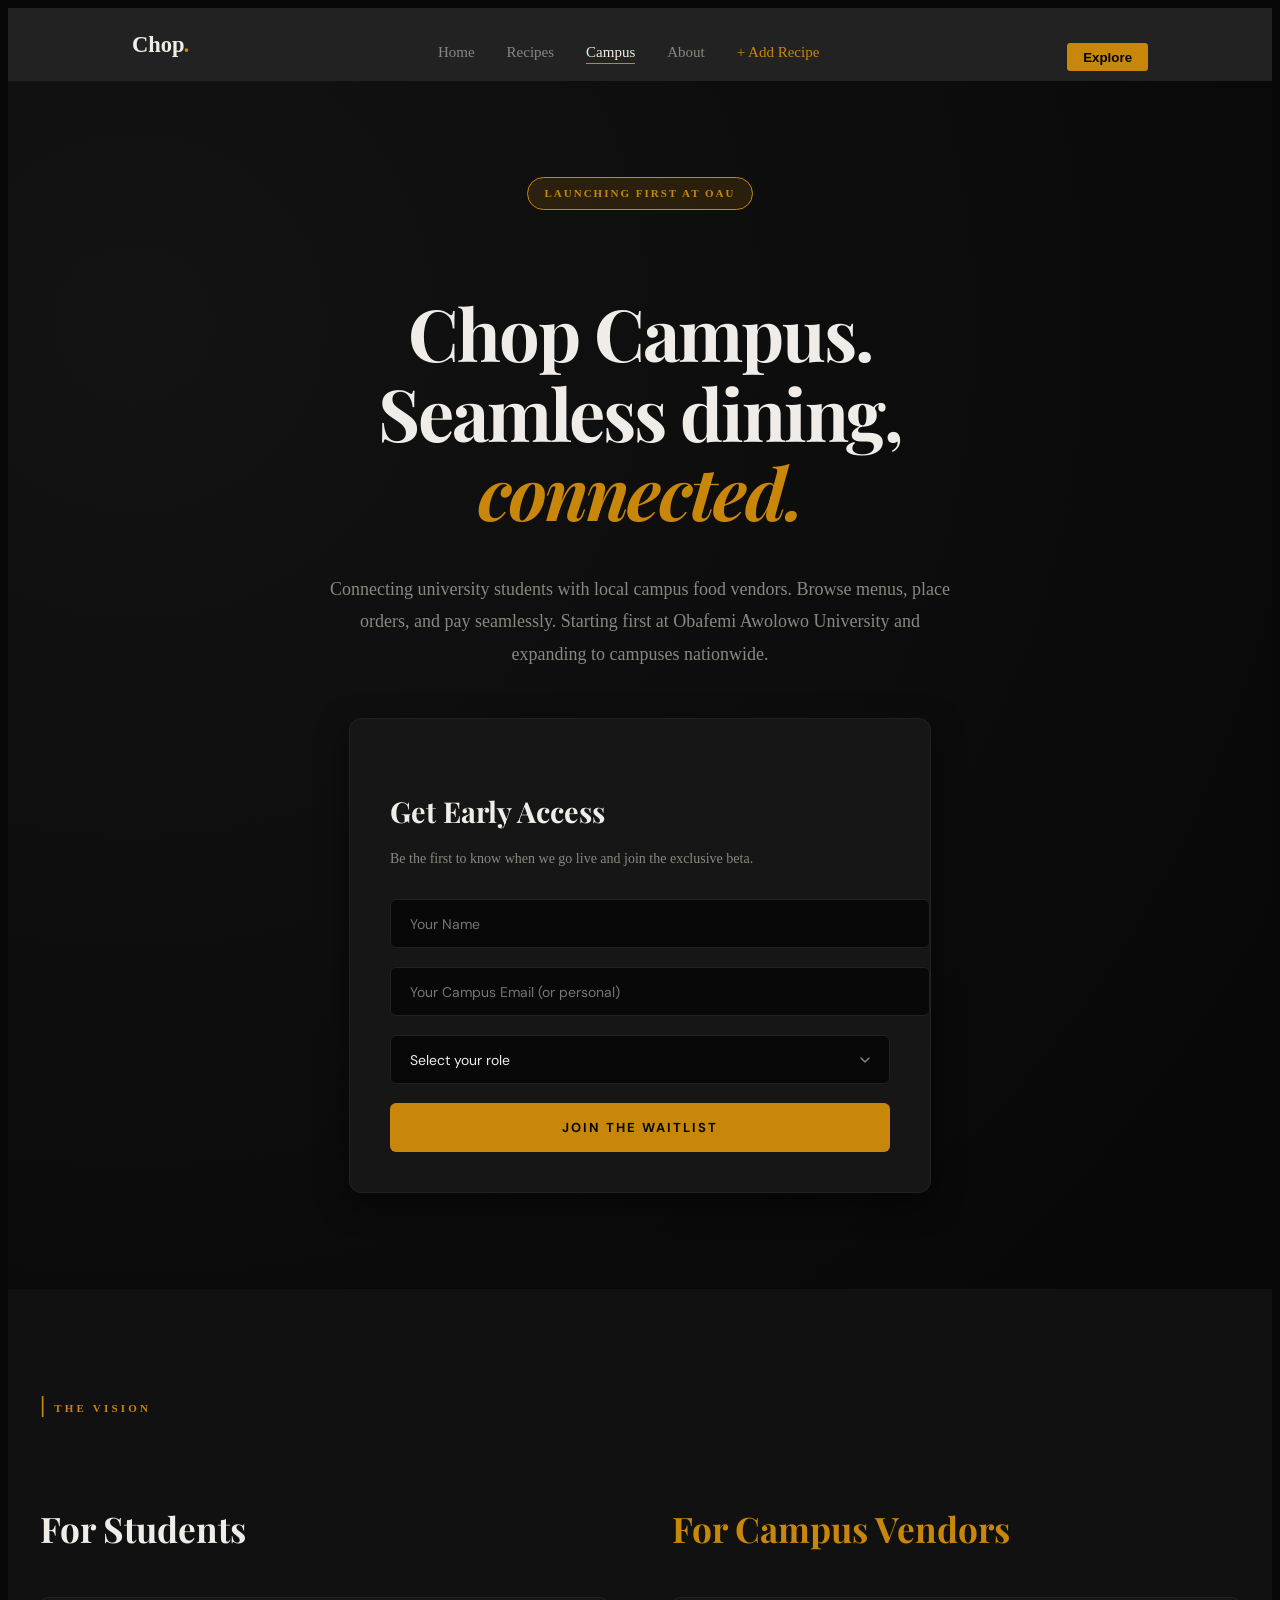
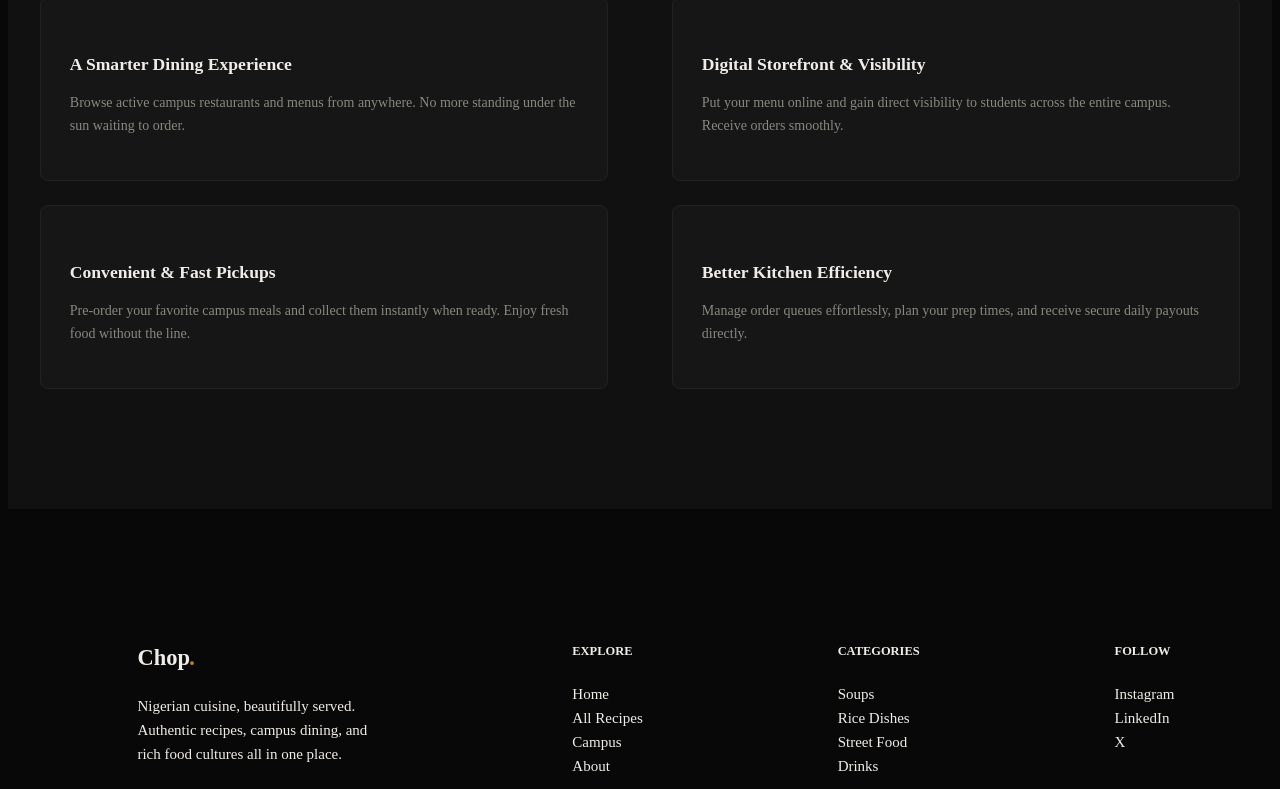
<file: campus.html>
<!DOCTYPE html>
<html lang="en">

<head>
    <meta charset="UTF-8">
    <meta name="viewport" content="width=device-width, initial-scale=1.0">
    <title>Chop Campus | Student Food & Meal Deals</title>
    <meta name="description" content="Chop Campus - Budget-friendly Nigerian recipes, student meal guides, and campus food culture.">
    <link rel="icon" type="image/svg+xml" href="favicon.svg">

    <!-- Open Graph / Social Media Preview Meta Tags -->
    <meta property="og:type" content="website">
    <meta property="og:title" content="Chop Campus | Student Food & Meal Deals">
    <meta property="og:description" content="Budget-friendly Nigerian recipes, quick student meal guides, and campus food culture.">
    <meta property="og:image" content="assets/images/nigerian-food-platter-jollof-rice-plantain-stew-chicken-photo.jpg">

    <link
        href="https://fonts.googleapis.com/css2?family=Playfair+Display:ital,wght@0,700;0,900;1,700&family=DM+Sans:wght@300;400;500;700&display=swap"
        rel="stylesheet">
    <link rel="stylesheet" href="css/chop.css">
    <link rel="stylesheet" href="css/campus.css">
</head>

<body>

    <section class="Nav-bar">
        <div class="header">
            <h1>Chop<span class="color">.</span></h1>
        </div>
        <div class="hamburger" id="hamburgerMenu">
            <span></span>
            <span></span>
            <span></span>
        </div>
        <div class="nav-links">
            <nav><a href="index.html">Home</a></nav>
            <nav><a href="recipes/recipes.html">Recipes</a></nav>
            <nav><a href="campus.html" class="active-nav">Campus</a></nav>
            <nav><a href="about.html">About</a></nav>
            <nav><a href="recipes/admin.html" style="color: var(--amber);">+ Add Recipe</a></nav>
        </div>
        <div class="nav-btn">
            <button onclick="location.href='recipes/recipes.html'">Explore</button>
        </div>
    </section>

    <section class="campus-hero">
        <div class="hero-content">
            <span class="badge">LAUNCHING FIRST AT OAU</span>
            <h1>Chop Campus.<br>Seamless dining, <span class="accent-text">connected.</span></h1>
            <p class="tagline-sub">
                Connecting university students with local campus food vendors. Browse menus, place orders, and pay seamlessly. Starting first at Obafemi Awolowo University and expanding to campuses nationwide.
            </p>
            

            <div class="waitlist-card">
                <h3>Get Early Access</h3>
                <p>Be the first to know when we go live and join the exclusive beta.</p>
                <form id="waitlistForm" name="waitlist" data-netlify="true" onsubmit="handleWaitlistSubmit(event)">
                    <div class="input-group">
                        <input type="text" id="userName" name="name" placeholder="Your Name" required>
                    </div>
                    <div class="input-group">
                        <input type="email" id="userEmail" name="email" placeholder="Your Campus Email (or personal)" required>
                    </div>
                    <div class="input-group">
                        <select id="userRole" name="role" required>
                            <option value="" disabled selected>Select your role</option>
                            <option value="student">I am a Student</option>
                            <option value="vendor">I am a Food Vendor</option>
                        </select>
                    </div>
                    <button type="submit" class="submit-btn">JOIN THE WAITLIST</button>
                </form>
            </div>
        </div>
    </section>

    
    <!-- Value Propositions -->
    <section class="how-it-works">
        <div class="section-title">
            <span class="large">|</span> THE VISION
        </div>
        
        <div class="props-grid">
            <!-- Student Column -->
            <div class="prop-column">
                <h2 class="column-title student-header">For Students</h2>
                <div class="step-card">
                    <div class="step-body">
                        <h4>A Smarter Dining Experience</h4>
                        <p>Browse active campus restaurants and menus from anywhere. No more standing under the sun waiting to order.</p>
                    </div>
                </div>
                <div class="step-card">
                    <div class="step-body">
                        <h4>Convenient & Fast Pickups</h4>
                        <p>Pre-order your favorite campus meals and collect them instantly when ready. Enjoy fresh food without the line.</p>
                    </div>
                </div>
            </div>

            <!-- Vendor Column -->
            <div class="prop-column">
                <h2 class="column-title vendor-header">For Campus Vendors</h2>
                <div class="step-card">
                    <div class="step-body">
                        <h4>Digital Storefront & Visibility</h4>
                        <p>Put your menu online and gain direct visibility to students across the entire campus. Receive orders smoothly.</p>
                    </div>
                </div>
                <div class="step-card">
                    <div class="step-body">
                        <h4>Better Kitchen Efficiency</h4>
                        <p>Manage order queues effortlessly, plan your prep times, and receive secure daily payouts directly.</p>
                    </div>
                </div>
            </div>
        </div>
    </section>

    <div class="modal-overlay" id="successModal">
        <div class="modal-card">
            <div class="success-icon">✓</div>
            <h2>You're on the list!</h2>
            <p id="successMessage">Thank you for joining. We will notify you when Chop Campus starts boarding at OAU.</p>
            <button class="modal-close-btn" onclick="closeModal()">Awesome</button>
        </div>
    </div>


    <section class="footer">
        <div class="sub1">
            <div>
                <h1>Chop<span class="color">.</span></h1>
            </div>
            <div>
                <p>
                    Nigerian cuisine, beautifully served. Authentic recipes, campus dining, and rich food cultures all in one place.
                </p>
            </div>
        </div>
        <div class="sub2">
            <h5>EXPLORE</h5>
            <li><a href="index.html">Home</a></li>
            <li><a href="recipes/recipes.html">All Recipes</a></li>
            <li><a href="campus.html">Campus</a></li>
            <li><a href="about.html">About</a></li>
        </div>
        <div class="sub3">
            <h5>CATEGORIES</h5>
            <li><a href="recipes/recipes.html">Soups</a></li>
            <li><a href="recipes/recipes.html">Rice Dishes</a></li>
            <li><a href="recipes/recipes.html">Street Food</a></li>
            <li><a href="recipes/recipes.html">Drinks</a></li>
        </div>
        <div class="sub4">
            <h5>FOLLOW</h5>
            <li><a href="#">Instagram</a></li>
            <li><a href="#">LinkedIn</a></li>
            <li><a href="#">X</a></li>
        </div>
    </section>

    <script>
        function handleWaitlistSubmit(event) {
            event.preventDefault();
            const name = document.getElementById('userName').value;
            const role = document.getElementById('userRole').value;
            
            const msgElement = document.getElementById('successMessage');
            if (role === 'vendor') {
                msgElement.textContent = `Hi ${name}, thank you! We will reach out to you shortly to set up your campus vendor account.`;
            } else {
                msgElement.textContent = `Hi ${name}, thank you! You've successfully secured early access. We will notify you when we go live at OAU.`;
            }
            
            document.getElementById('successModal').classList.add('visible');
            document.getElementById('waitlistForm').reset();
        }

        function closeModal() {
            document.getElementById('successModal').classList.remove('visible');
        }
        
        const hamburger = document.getElementById('hamburgerMenu');
        const navLinks = document.querySelector('.nav-links');
        
        hamburger.addEventListener('click', () => {
            navLinks.classList.toggle('active');
            hamburger.classList.toggle('toggle');
        });
    </script>
</body>

</html>
</file>
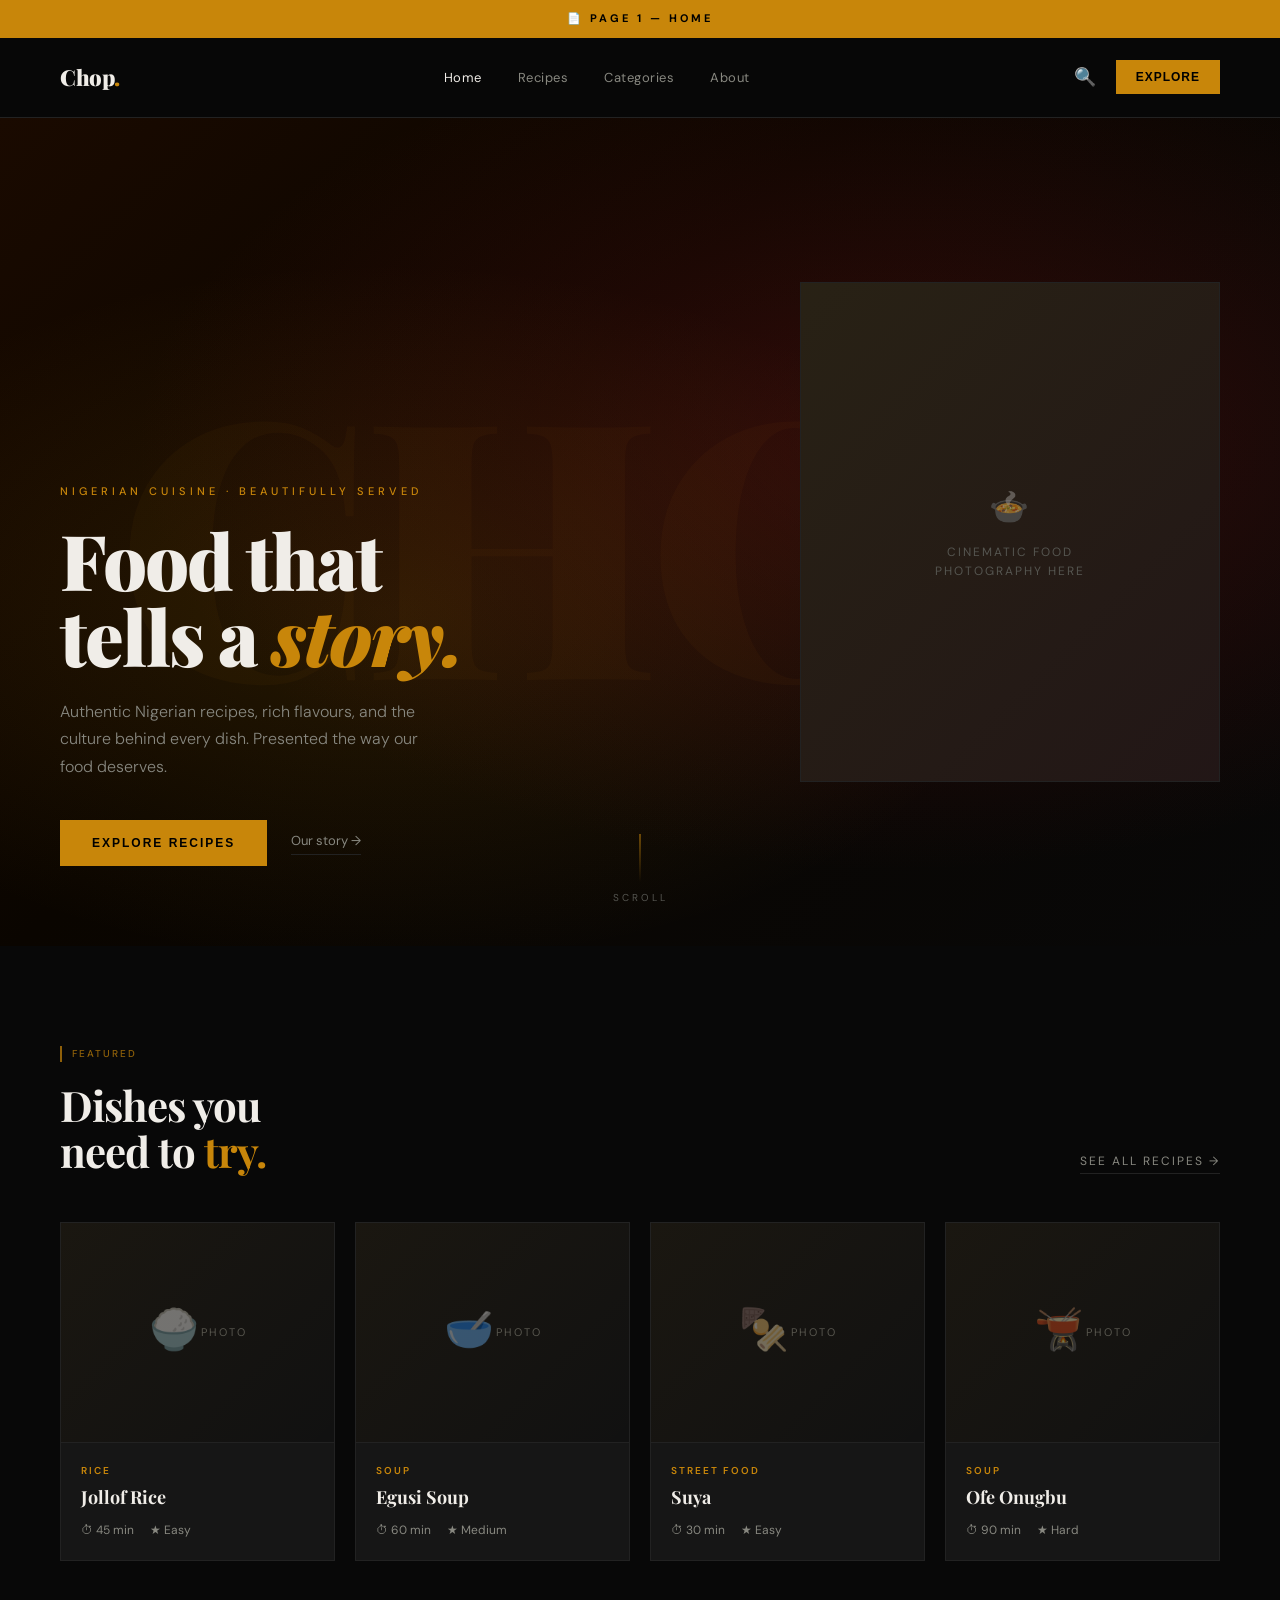
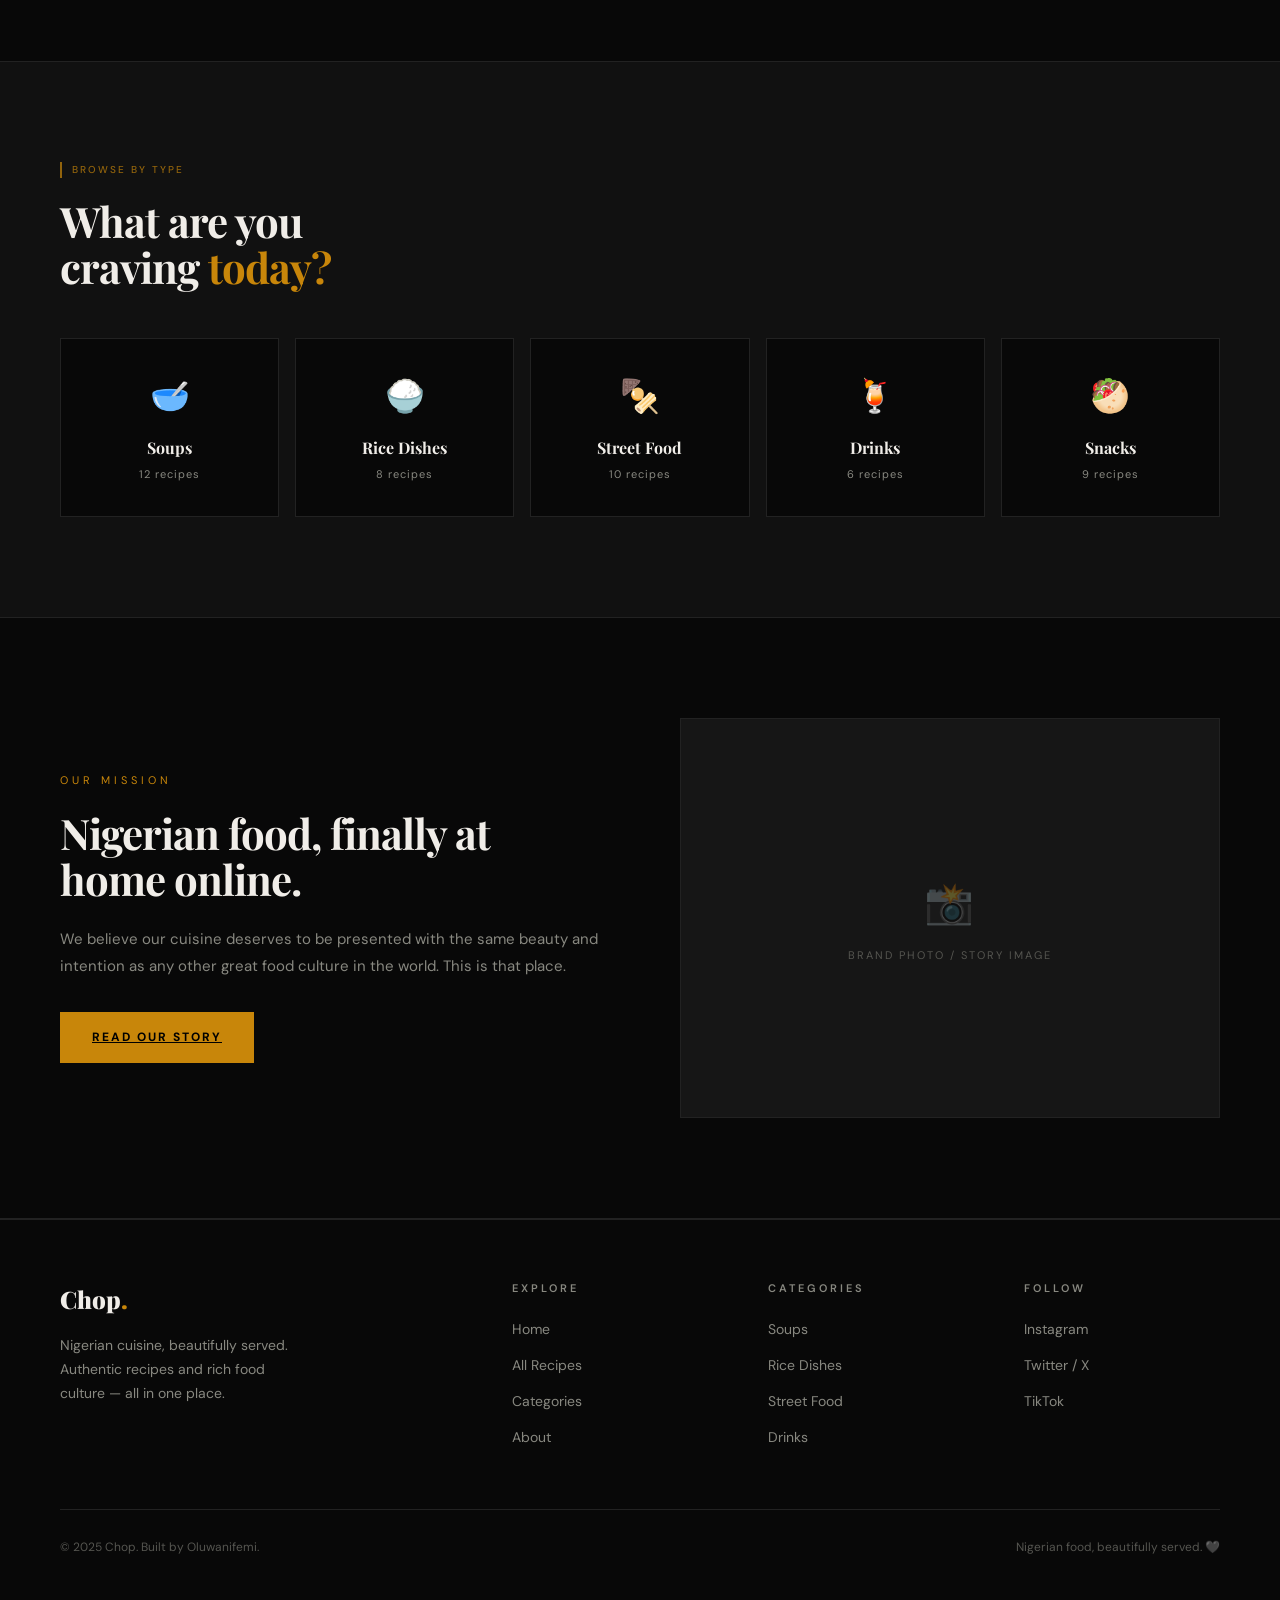
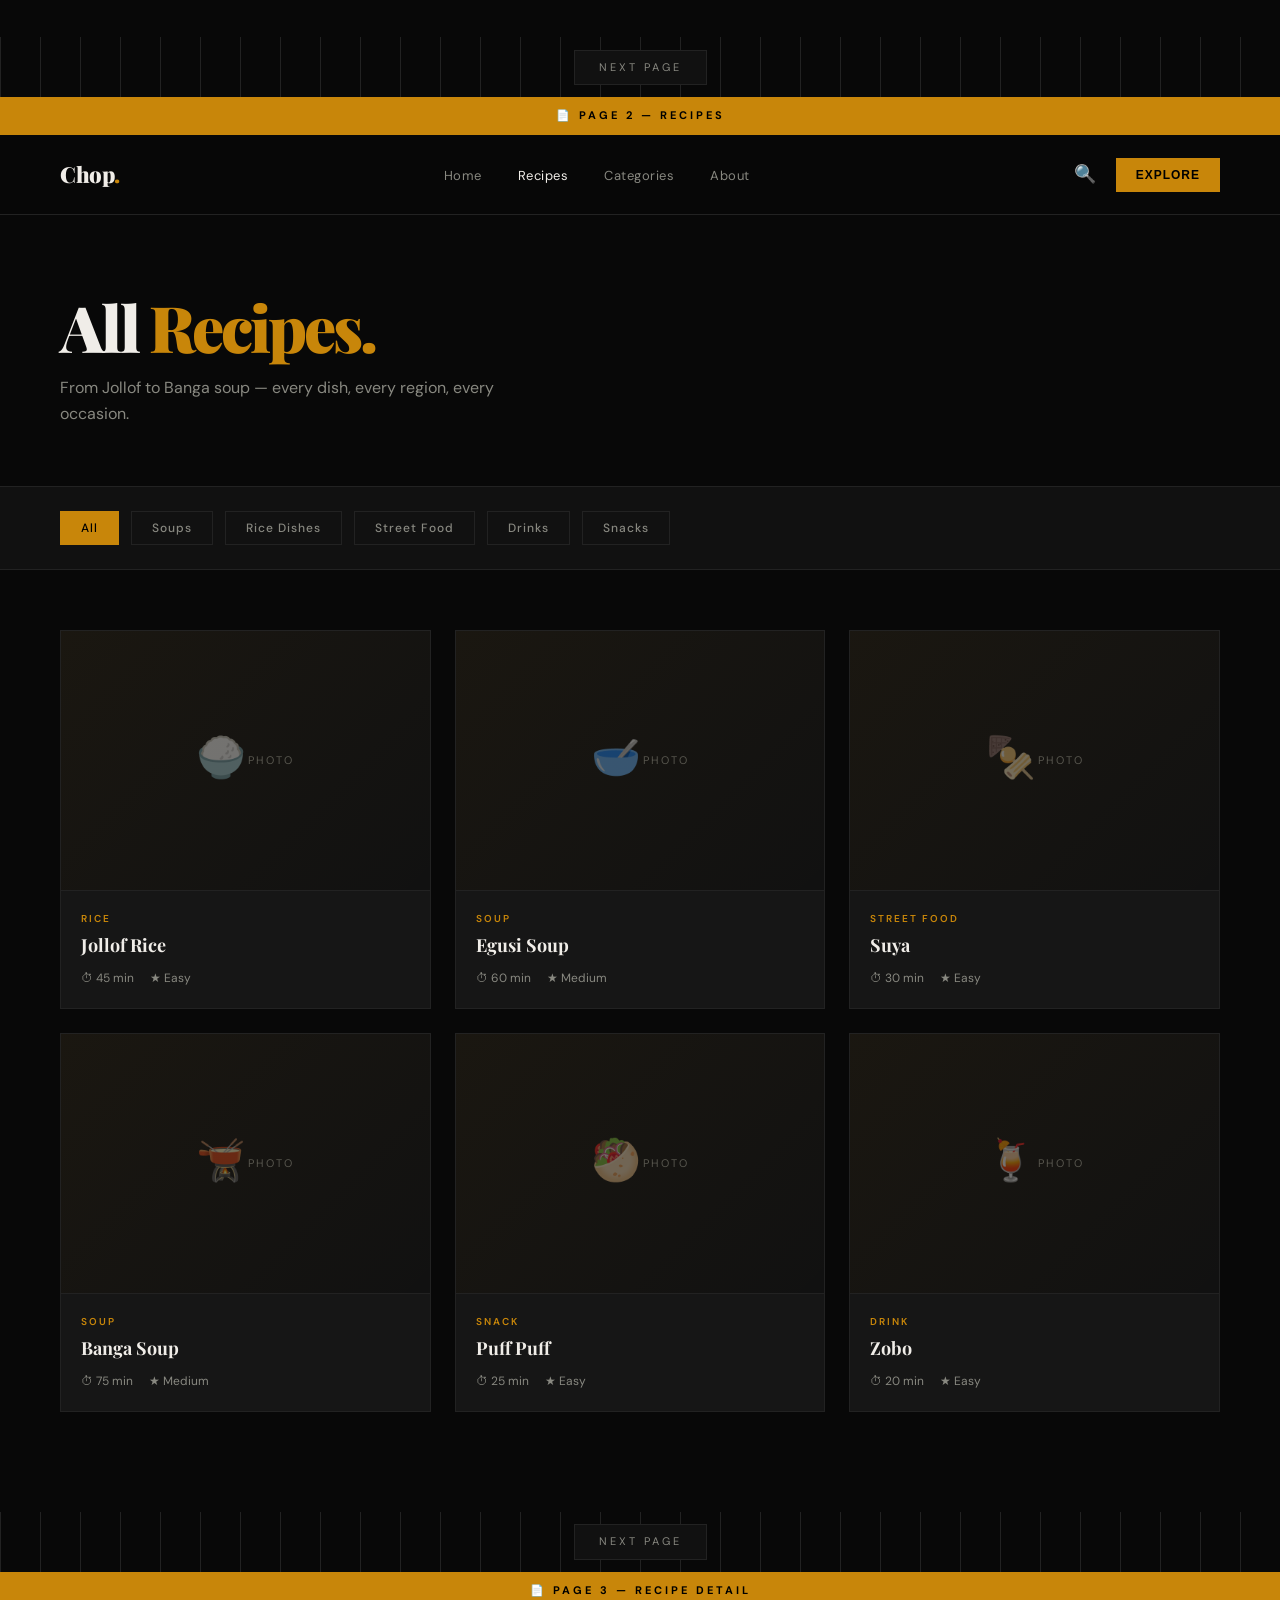
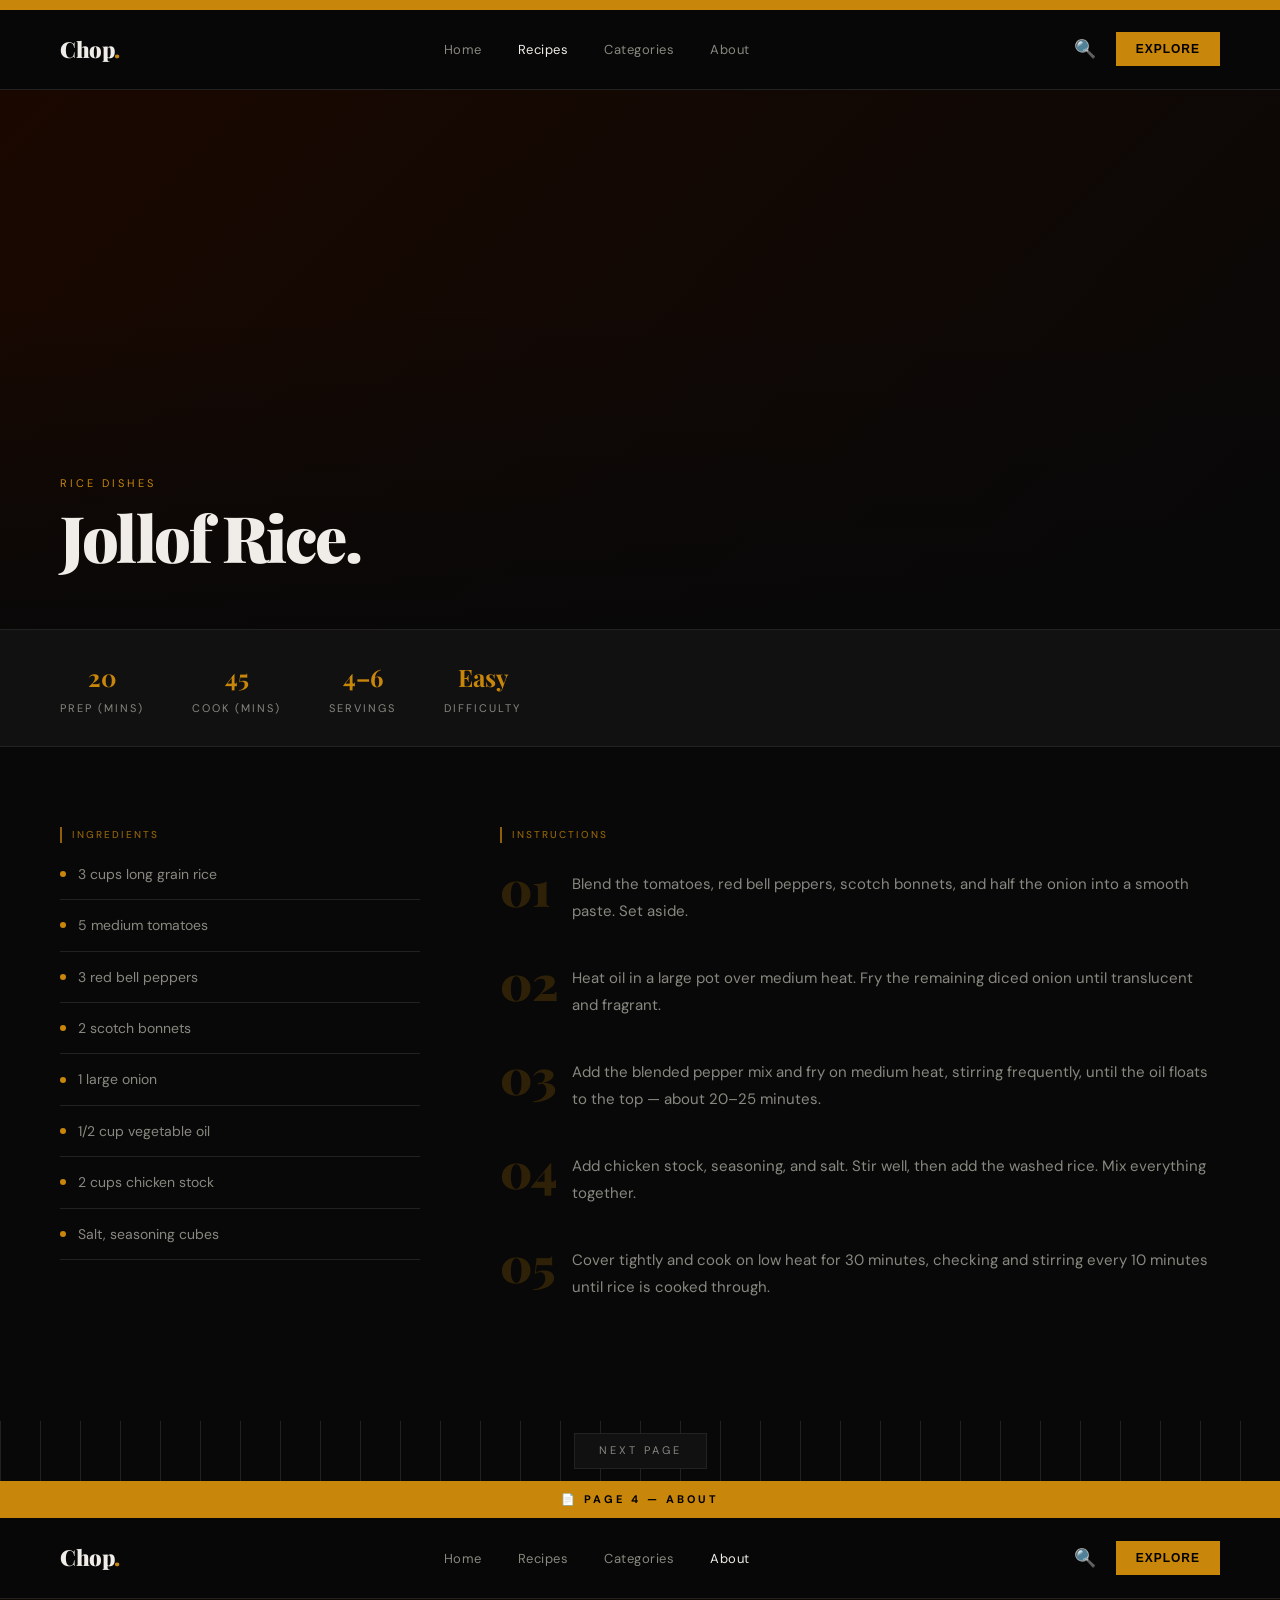
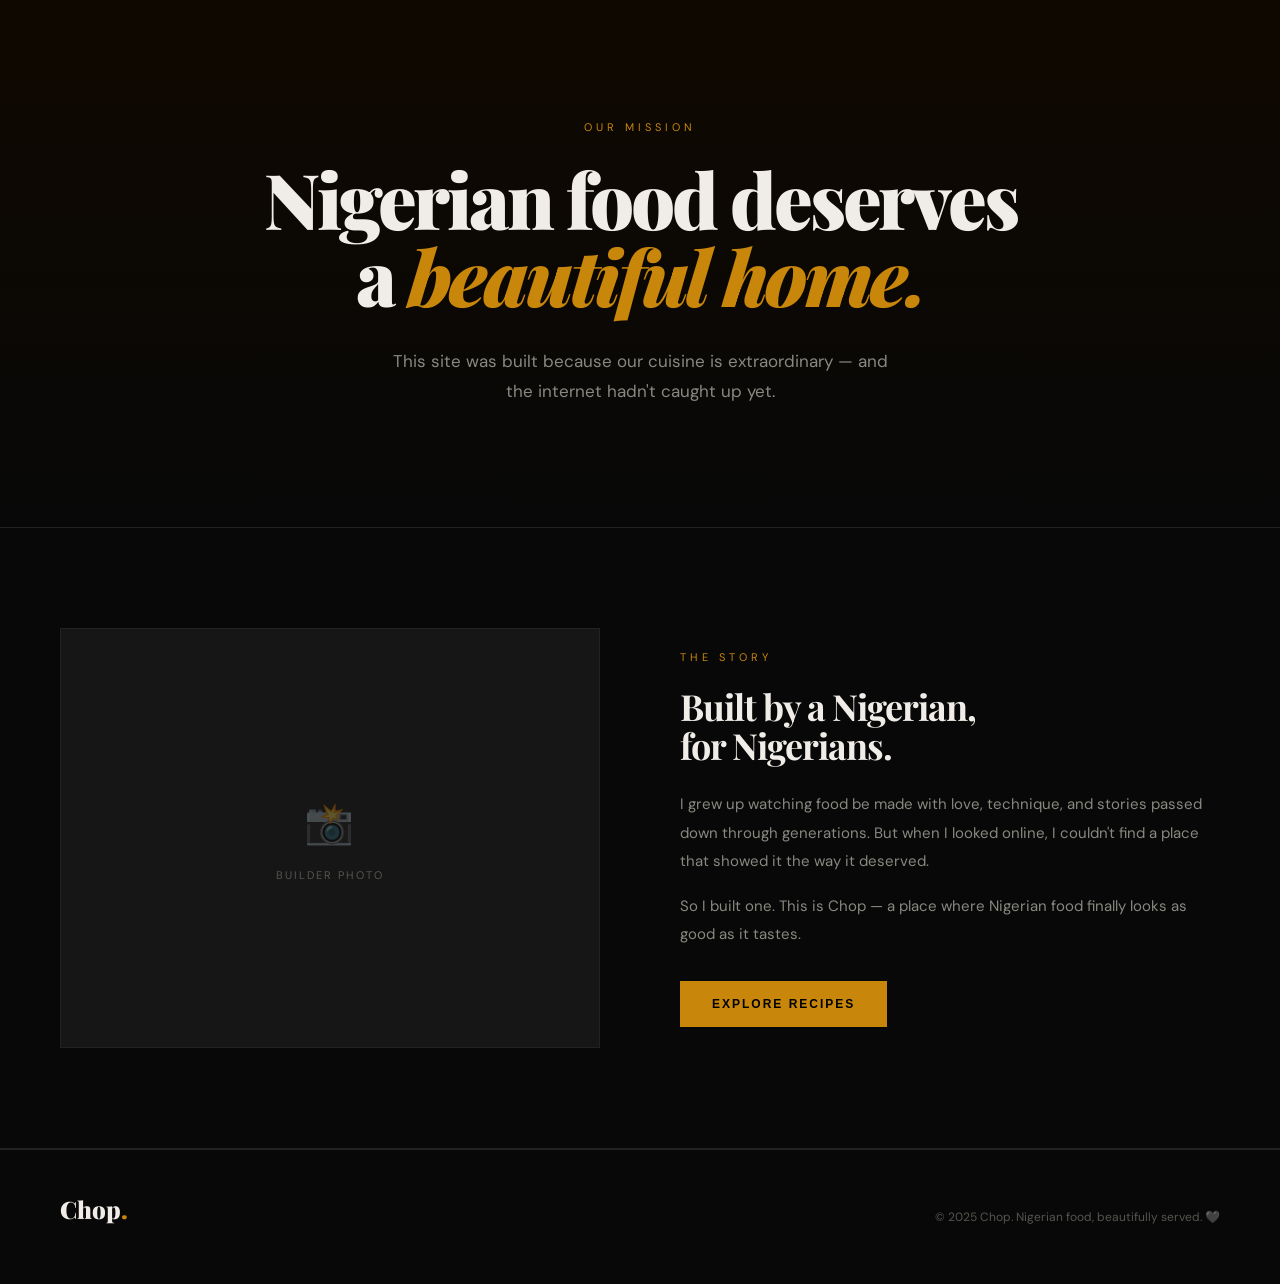
<file: wireframe.html>
<!DOCTYPE html>
<html lang="en">
<head>
<meta charset="UTF-8">
<meta name="viewport" content="width=device-width, initial-scale=1.0">
<title>Nigerian Food Site — Wireframe</title>
<link href="https://fonts.googleapis.com/css2?family=Playfair+Display:wght@700;900&family=DM+Sans:wght@300;400;500&display=swap" rel="stylesheet">
<style>
  *, *::before, *::after { margin: 0; padding: 0; box-sizing: border-box; }

  :root {
    --black: #080808;
    --dark: #111111;
    --card: #161616;
    --border: #222222;
    --amber: #C8860A;
    --amber-light: #E8A020;
    --red: #8B1A1A;
    --text: #F0EDE8;
    --muted: #888880;
    --label: #555550;
  }

  body {
    background: var(--black);
    color: var(--text);
    font-family: 'DM Sans', sans-serif;
    font-size: 15px;
    line-height: 1.6;
  }

  /* PAGE LABELS */
  .page-label {
    background: var(--amber);
    color: #000;
    font-size: 11px;
    font-weight: 700;
    letter-spacing: 3px;
    text-transform: uppercase;
    text-align: center;
    padding: 10px;
    position: sticky;
    top: 0;
    z-index: 100;
  }

  .section-label {
    font-size: 10px;
    font-weight: 500;
    letter-spacing: 2px;
    text-transform: uppercase;
    color: var(--amber);
    border-left: 2px solid var(--amber);
    padding-left: 10px;
    margin-bottom: 20px;
    opacity: 0.7;
  }

  /* ── NAVBAR ── */
  nav {
    display: flex;
    align-items: center;
    justify-content: space-between;
    padding: 22px 60px;
    border-bottom: 1px solid var(--border);
    background: rgba(8,8,8,0.95);
    backdrop-filter: blur(10px);
    position: sticky;
    top: 32px;
    z-index: 90;
  }

  .nav-logo {
    font-family: 'Playfair Display', serif;
    font-size: 22px;
    font-weight: 900;
    color: var(--text);
    letter-spacing: -0.5px;
  }

  .nav-logo span { color: var(--amber); }

  .nav-links {
    display: flex;
    gap: 36px;
    list-style: none;
  }

  .nav-links a {
    color: var(--muted);
    text-decoration: none;
    font-size: 13px;
    font-weight: 400;
    letter-spacing: 0.5px;
    transition: color 0.2s;
  }

  .nav-links a:hover, .nav-links a.active { color: var(--text); }

  .nav-right {
    display: flex;
    align-items: center;
    gap: 20px;
  }

  .nav-search {
    color: var(--muted);
    font-size: 18px;
    cursor: pointer;
  }

  .nav-cta {
    background: var(--amber);
    color: #000;
    font-size: 12px;
    font-weight: 600;
    letter-spacing: 1px;
    text-transform: uppercase;
    padding: 10px 20px;
    border: none;
    cursor: pointer;
  }

  /* ── HERO ── */
  .hero {
    position: relative;
    height: 92vh;
    min-height: 600px;
    display: flex;
    align-items: flex-end;
    padding: 80px 60px;
    overflow: hidden;
    background: linear-gradient(135deg, #1a0a00 0%, #0a0500 40%, #080808 100%);
  }

  .hero-bg-text {
    position: absolute;
    top: 50%;
    left: 50%;
    transform: translate(-50%, -50%);
    font-family: 'Playfair Display', serif;
    font-size: 28vw;
    font-weight: 900;
    color: rgba(200, 134, 10, 0.04);
    white-space: nowrap;
    pointer-events: none;
    letter-spacing: -10px;
  }

  .hero-image-placeholder {
    position: absolute;
    inset: 0;
    background: 
      radial-gradient(ellipse at 70% 40%, rgba(139, 26, 26, 0.3) 0%, transparent 60%),
      radial-gradient(ellipse at 30% 60%, rgba(200, 134, 10, 0.15) 0%, transparent 50%);
  }

  .hero-image-box {
    position: absolute;
    right: 60px;
    top: 50%;
    transform: translateY(-50%);
    width: 420px;
    height: 500px;
    border: 1px solid var(--border);
    display: flex;
    align-items: center;
    justify-content: center;
    background: var(--card);
    overflow: hidden;
  }

  .hero-image-box::before {
    content: '';
    position: absolute;
    inset: 0;
    background: linear-gradient(135deg, rgba(200,134,10,0.1), rgba(139,26,26,0.1));
  }

  .hero-image-label {
    color: var(--label);
    font-size: 12px;
    letter-spacing: 2px;
    text-transform: uppercase;
    text-align: center;
    z-index: 1;
  }

  .hero-image-label .emoji { font-size: 32px; display: block; margin-bottom: 10px; opacity: 0.5; }

  .hero-content {
    position: relative;
    z-index: 2;
    max-width: 580px;
  }

  .hero-eyebrow {
    font-size: 11px;
    font-weight: 500;
    letter-spacing: 4px;
    text-transform: uppercase;
    color: var(--amber);
    margin-bottom: 20px;
  }

  .hero-title {
    font-family: 'Playfair Display', serif;
    font-size: clamp(48px, 6vw, 82px);
    font-weight: 900;
    line-height: 1.0;
    letter-spacing: -2px;
    margin-bottom: 24px;
    color: var(--text);
  }

  .hero-title em {
    font-style: italic;
    color: var(--amber);
  }

  .hero-sub {
    color: var(--muted);
    font-size: 16px;
    font-weight: 300;
    max-width: 380px;
    margin-bottom: 40px;
    line-height: 1.7;
  }

  .hero-actions {
    display: flex;
    align-items: center;
    gap: 24px;
  }

  .btn-primary {
    background: var(--amber);
    color: #000;
    font-size: 12px;
    font-weight: 700;
    letter-spacing: 2px;
    text-transform: uppercase;
    padding: 16px 32px;
    border: none;
    cursor: pointer;
    display: inline-block;
  }

  .btn-ghost {
    color: var(--muted);
    font-size: 13px;
    text-decoration: none;
    border-bottom: 1px solid var(--border);
    padding-bottom: 2px;
  }

  .hero-scroll {
    position: absolute;
    bottom: 40px;
    left: 50%;
    transform: translateX(-50%);
    display: flex;
    flex-direction: column;
    align-items: center;
    gap: 8px;
    color: var(--label);
    font-size: 10px;
    letter-spacing: 3px;
    text-transform: uppercase;
  }

  .scroll-line {
    width: 1px;
    height: 48px;
    background: linear-gradient(to bottom, var(--amber), transparent);
  }

  /* ── FEATURED ── */
  .featured {
    padding: 100px 60px;
    border-bottom: 1px solid var(--border);
  }

  .section-header {
    display: flex;
    align-items: flex-end;
    justify-content: space-between;
    margin-bottom: 48px;
  }

  .section-title {
    font-family: 'Playfair Display', serif;
    font-size: 42px;
    font-weight: 700;
    letter-spacing: -1px;
    line-height: 1.1;
  }

  .section-title span { color: var(--amber); }

  .see-all {
    color: var(--muted);
    font-size: 12px;
    letter-spacing: 2px;
    text-transform: uppercase;
    text-decoration: none;
    border-bottom: 1px solid var(--border);
    padding-bottom: 2px;
  }

  .cards-row {
    display: grid;
    grid-template-columns: repeat(4, 1fr);
    gap: 20px;
  }

  .recipe-card {
    background: var(--card);
    border: 1px solid var(--border);
    overflow: hidden;
    cursor: pointer;
    transition: border-color 0.3s;
  }

  .recipe-card:hover { border-color: var(--amber); }

  .card-image {
    height: 220px;
    background: var(--dark);
    display: flex;
    align-items: center;
    justify-content: center;
    color: var(--label);
    font-size: 11px;
    letter-spacing: 2px;
    text-transform: uppercase;
    border-bottom: 1px solid var(--border);
    position: relative;
    overflow: hidden;
  }

  .card-image::before {
    content: '';
    position: absolute;
    inset: 0;
    background: linear-gradient(135deg, rgba(200,134,10,0.05), transparent);
  }

  .card-image .food-emoji {
    font-size: 40px;
    display: block;
    margin-bottom: 8px;
    opacity: 0.4;
  }

  .card-body { padding: 20px; }

  .card-category {
    font-size: 10px;
    font-weight: 600;
    letter-spacing: 2px;
    text-transform: uppercase;
    color: var(--amber);
    margin-bottom: 8px;
  }

  .card-name {
    font-family: 'Playfair Display', serif;
    font-size: 18px;
    font-weight: 700;
    margin-bottom: 12px;
    line-height: 1.2;
  }

  .card-meta {
    display: flex;
    gap: 16px;
    color: var(--muted);
    font-size: 12px;
  }

  /* ── CATEGORIES ── */
  .categories {
    padding: 100px 60px;
    border-bottom: 1px solid var(--border);
    background: var(--dark);
  }

  .categories-grid {
    display: grid;
    grid-template-columns: repeat(5, 1fr);
    gap: 16px;
    margin-top: 48px;
  }

  .category-card {
    border: 1px solid var(--border);
    padding: 32px 20px;
    text-align: center;
    cursor: pointer;
    transition: all 0.3s;
    background: var(--black);
  }

  .category-card:hover {
    border-color: var(--amber);
    background: rgba(200,134,10,0.05);
  }

  .cat-emoji { font-size: 32px; margin-bottom: 12px; display: block; }

  .cat-name {
    font-family: 'Playfair Display', serif;
    font-size: 16px;
    font-weight: 700;
    margin-bottom: 6px;
  }

  .cat-count {
    font-size: 11px;
    color: var(--muted);
    letter-spacing: 1px;
  }

  /* ── ABOUT TEASER ── */
  .about-teaser {
    padding: 100px 60px;
    border-bottom: 1px solid var(--border);
    display: grid;
    grid-template-columns: 1fr 1fr;
    gap: 80px;
    align-items: center;
  }

  .teaser-text .eyebrow {
    font-size: 11px;
    letter-spacing: 4px;
    text-transform: uppercase;
    color: var(--amber);
    margin-bottom: 20px;
  }

  .teaser-title {
    font-family: 'Playfair Display', serif;
    font-size: 42px;
    font-weight: 700;
    line-height: 1.1;
    letter-spacing: -1px;
    margin-bottom: 24px;
  }

  .teaser-body {
    color: var(--muted);
    font-size: 15px;
    line-height: 1.8;
    margin-bottom: 32px;
  }

  .teaser-image {
    height: 400px;
    background: var(--card);
    border: 1px solid var(--border);
    display: flex;
    align-items: center;
    justify-content: center;
    color: var(--label);
    font-size: 11px;
    letter-spacing: 2px;
    text-transform: uppercase;
    text-align: center;
  }

  /* ── FOOTER ── */
  footer {
    padding: 60px 60px 40px;
    border-top: 1px solid var(--border);
  }

  .footer-top {
    display: grid;
    grid-template-columns: 2fr 1fr 1fr 1fr;
    gap: 60px;
    margin-bottom: 60px;
  }

  .footer-logo {
    font-family: 'Playfair Display', serif;
    font-size: 24px;
    font-weight: 900;
    margin-bottom: 16px;
  }

  .footer-logo span { color: var(--amber); }

  .footer-tagline {
    color: var(--muted);
    font-size: 14px;
    line-height: 1.7;
    max-width: 240px;
  }

  .footer-col-title {
    font-size: 11px;
    font-weight: 600;
    letter-spacing: 3px;
    text-transform: uppercase;
    color: var(--muted);
    margin-bottom: 20px;
  }

  .footer-links {
    list-style: none;
    display: flex;
    flex-direction: column;
    gap: 12px;
  }

  .footer-links a {
    color: var(--muted);
    text-decoration: none;
    font-size: 14px;
    transition: color 0.2s;
  }

  .footer-links a:hover { color: var(--text); }

  .footer-bottom {
    border-top: 1px solid var(--border);
    padding-top: 28px;
    display: flex;
    justify-content: space-between;
    align-items: center;
    color: var(--label);
    font-size: 12px;
  }

  /* ── PAGE DIVIDER ── */
  .page-divider {
    height: 60px;
    background: repeating-linear-gradient(
      90deg,
      var(--border) 0px,
      var(--border) 1px,
      transparent 1px,
      transparent 40px
    );
    display: flex;
    align-items: center;
    justify-content: center;
    position: relative;
    margin: 40px 0 0;
  }

  .page-divider-label {
    background: var(--dark);
    border: 1px solid var(--border);
    color: var(--muted);
    font-size: 11px;
    letter-spacing: 3px;
    text-transform: uppercase;
    padding: 8px 24px;
  }

  /* ── RECIPES PAGE ── */
  .recipes-header {
    padding: 80px 60px 60px;
    border-bottom: 1px solid var(--border);
  }

  .recipes-title {
    font-family: 'Playfair Display', serif;
    font-size: 64px;
    font-weight: 900;
    letter-spacing: -3px;
    line-height: 1.0;
    margin-bottom: 16px;
  }

  .recipes-title span { color: var(--amber); }

  .recipes-desc {
    color: var(--muted);
    font-size: 16px;
    max-width: 500px;
  }

  .filter-bar {
    padding: 24px 60px;
    border-bottom: 1px solid var(--border);
    display: flex;
    gap: 12px;
    background: var(--dark);
  }

  .filter-btn {
    padding: 8px 20px;
    border: 1px solid var(--border);
    background: transparent;
    color: var(--muted);
    font-size: 12px;
    font-weight: 500;
    letter-spacing: 1px;
    cursor: pointer;
    font-family: 'DM Sans', sans-serif;
    transition: all 0.2s;
  }

  .filter-btn.active, .filter-btn:hover {
    background: var(--amber);
    border-color: var(--amber);
    color: #000;
  }

  .recipes-grid-section {
    padding: 60px;
  }

  .recipes-grid {
    display: grid;
    grid-template-columns: repeat(3, 1fr);
    gap: 24px;
  }

  /* ── RECIPE DETAIL ── */
  .detail-hero {
    height: 60vh;
    background: var(--dark);
    border-bottom: 1px solid var(--border);
    display: flex;
    align-items: flex-end;
    padding: 60px;
    position: relative;
    overflow: hidden;
    background: linear-gradient(135deg, #1a0800, #080808);
  }

  .detail-hero::before {
    content: '';
    position: absolute;
    inset: 0;
    background: linear-gradient(to top, rgba(8,8,8,0.9) 0%, transparent 60%);
  }

  .detail-hero-content { position: relative; z-index: 2; }

  .detail-category {
    font-size: 11px;
    letter-spacing: 3px;
    text-transform: uppercase;
    color: var(--amber);
    margin-bottom: 12px;
  }

  .detail-title {
    font-family: 'Playfair Display', serif;
    font-size: 64px;
    font-weight: 900;
    letter-spacing: -2px;
    line-height: 1.0;
  }

  .detail-meta-bar {
    padding: 28px 60px;
    border-bottom: 1px solid var(--border);
    display: flex;
    gap: 48px;
    background: var(--dark);
  }

  .meta-item { text-align: center; }

  .meta-value {
    font-family: 'Playfair Display', serif;
    font-size: 24px;
    font-weight: 700;
    color: var(--amber);
  }

  .meta-label {
    font-size: 11px;
    letter-spacing: 2px;
    text-transform: uppercase;
    color: var(--muted);
    margin-top: 4px;
  }

  .detail-body {
    padding: 80px 60px;
    display: grid;
    grid-template-columns: 1fr 2fr;
    gap: 80px;
  }

  .ingredients-list {
    list-style: none;
    display: flex;
    flex-direction: column;
    gap: 14px;
  }

  .ingredients-list li {
    display: flex;
    align-items: center;
    gap: 12px;
    font-size: 14px;
    color: var(--muted);
    padding-bottom: 14px;
    border-bottom: 1px solid var(--border);
  }

  .ingredient-dot {
    width: 6px;
    height: 6px;
    background: var(--amber);
    border-radius: 50%;
    flex-shrink: 0;
  }

  .steps-list {
    list-style: none;
    display: flex;
    flex-direction: column;
    gap: 32px;
  }

  .step {
    display: flex;
    gap: 24px;
  }

  .step-num {
    font-family: 'Playfair Display', serif;
    font-size: 48px;
    font-weight: 900;
    color: rgba(200,134,10,0.2);
    line-height: 1;
    flex-shrink: 0;
    width: 48px;
  }

  .step-text {
    color: var(--muted);
    font-size: 15px;
    line-height: 1.8;
    padding-top: 8px;
  }

  /* ANNOTATION SYSTEM */
  .annotation {
    position: relative;
    display: inline-block;
  }

  .annotation::after {
    content: attr(data-note);
    position: absolute;
    left: 100%;
    top: 50%;
    transform: translateY(-50%);
    margin-left: 16px;
    background: rgba(200,134,10,0.15);
    border: 1px solid rgba(200,134,10,0.3);
    color: var(--amber);
    font-size: 10px;
    font-family: 'DM Sans', sans-serif;
    font-weight: 400;
    letter-spacing: 0.5px;
    padding: 4px 10px;
    white-space: nowrap;
    pointer-events: none;
  }
</style>
</head>
<body>

<!-- ════════════════════════════════════ HOME PAGE ════════════════════════════════════ -->
<div class="page-label">📄 PAGE 1 — HOME</div>

<!-- NAVBAR -->
<nav>
  <div class="nav-logo">Chop<span>.</span></div>
  <ul class="nav-links">
    <li><a href="#" class="active">Home</a></li>
    <li><a href="#">Recipes</a></li>
    <li><a href="#">Categories</a></li>
    <li><a href="#">About</a></li>
  </ul>
  <div class="nav-right">
    <span class="nav-search">🔍</span>
    <button class="nav-cta">Explore</button>
  </div>
</nav>

<!-- HERO -->
<section class="hero">
  <div class="hero-bg-text">CHOP</div>
  <div class="hero-image-placeholder"></div>
  <div class="hero-image-box">
    <div class="hero-image-label">
      <span class="emoji">🍲</span>
      Cinematic food<br>photography here
    </div>
  </div>
  <div class="hero-content">
    <p class="hero-eyebrow">Nigerian Cuisine · Beautifully Served</p>
    <h1 class="hero-title">Food that<br>tells a <em>story.</em></h1>
    <p class="hero-sub">Authentic Nigerian recipes, rich flavours, and the culture behind every dish. Presented the way our food deserves.</p>
    <div class="hero-actions">
      <button class="btn-primary">Explore Recipes</button>
      <a href="#" class="btn-ghost">Our story →</a>
    </div>
  </div>
  <div class="hero-scroll">
    <div class="scroll-line"></div>
    scroll
  </div>
</section>

<!-- FEATURED DISHES -->
<section class="featured">
  <div class="section-header">
    <div>
      <p class="section-label">Featured</p>
      <h2 class="section-title">Dishes you<br>need to <span>try.</span></h2>
    </div>
    <a href="#" class="see-all">See all recipes →</a>
  </div>
  <div class="cards-row">
    <div class="recipe-card">
      <div class="card-image"><span class="food-emoji">🍚</span>Photo</div>
      <div class="card-body">
        <p class="card-category">Rice</p>
        <h3 class="card-name">Jollof Rice</h3>
        <div class="card-meta"><span>⏱ 45 min</span><span>★ Easy</span></div>
      </div>
    </div>
    <div class="recipe-card">
      <div class="card-image"><span class="food-emoji">🥣</span>Photo</div>
      <div class="card-body">
        <p class="card-category">Soup</p>
        <h3 class="card-name">Egusi Soup</h3>
        <div class="card-meta"><span>⏱ 60 min</span><span>★ Medium</span></div>
      </div>
    </div>
    <div class="recipe-card">
      <div class="card-image"><span class="food-emoji">🍢</span>Photo</div>
      <div class="card-body">
        <p class="card-category">Street Food</p>
        <h3 class="card-name">Suya</h3>
        <div class="card-meta"><span>⏱ 30 min</span><span>★ Easy</span></div>
      </div>
    </div>
    <div class="recipe-card">
      <div class="card-image"><span class="food-emoji">🫕</span>Photo</div>
      <div class="card-body">
        <p class="card-category">Soup</p>
        <h3 class="card-name">Ofe Onugbu</h3>
        <div class="card-meta"><span>⏱ 90 min</span><span>★ Hard</span></div>
      </div>
    </div>
  </div>
</section>

<!-- CATEGORIES -->
<section class="categories">
  <p class="section-label">Browse by type</p>
  <h2 class="section-title">What are you<br>craving <span>today?</span></h2>
  <div class="categories-grid">
    <div class="category-card">
      <span class="cat-emoji">🥣</span>
      <p class="cat-name">Soups</p>
      <p class="cat-count">12 recipes</p>
    </div>
    <div class="category-card">
      <span class="cat-emoji">🍚</span>
      <p class="cat-name">Rice Dishes</p>
      <p class="cat-count">8 recipes</p>
    </div>
    <div class="category-card">
      <span class="cat-emoji">🍢</span>
      <p class="cat-name">Street Food</p>
      <p class="cat-count">10 recipes</p>
    </div>
    <div class="category-card">
      <span class="cat-emoji">🍹</span>
      <p class="cat-name">Drinks</p>
      <p class="cat-count">6 recipes</p>
    </div>
    <div class="category-card">
      <span class="cat-emoji">🥙</span>
      <p class="cat-name">Snacks</p>
      <p class="cat-count">9 recipes</p>
    </div>
  </div>
</section>

<!-- ABOUT TEASER -->
<section class="about-teaser">
  <div class="teaser-text">
    <p class="eyebrow">Our Mission</p>
    <h2 class="teaser-title">Nigerian food, finally at home online.</h2>
    <p class="teaser-body">We believe our cuisine deserves to be presented with the same beauty and intention as any other great food culture in the world. This is that place.</p>
    <a href="#" class="btn-primary" style="display:inline-block;">Read Our Story</a>
  </div>
  <div class="teaser-image">
    <div style="text-align:center">
      <span style="font-size:40px;display:block;margin-bottom:12px;opacity:0.3">📸</span>
      <span style="font-size:11px;letter-spacing:2px;text-transform:uppercase">Brand photo / story image</span>
    </div>
  </div>
</section>

<!-- FOOTER -->
<footer>
  <div class="footer-top">
    <div>
      <div class="footer-logo">Chop<span>.</span></div>
      <p class="footer-tagline">Nigerian cuisine, beautifully served. Authentic recipes and rich food culture — all in one place.</p>
    </div>
    <div>
      <p class="footer-col-title">Explore</p>
      <ul class="footer-links">
        <li><a href="#">Home</a></li>
        <li><a href="#">All Recipes</a></li>
        <li><a href="#">Categories</a></li>
        <li><a href="#">About</a></li>
      </ul>
    </div>
    <div>
      <p class="footer-col-title">Categories</p>
      <ul class="footer-links">
        <li><a href="#">Soups</a></li>
        <li><a href="#">Rice Dishes</a></li>
        <li><a href="#">Street Food</a></li>
        <li><a href="#">Drinks</a></li>
      </ul>
    </div>
    <div>
      <p class="footer-col-title">Follow</p>
      <ul class="footer-links">
        <li><a href="#">Instagram</a></li>
        <li><a href="#">Twitter / X</a></li>
        <li><a href="#">TikTok</a></li>
      </ul>
    </div>
  </div>
  <div class="footer-bottom">
    <span>© 2025 Chop. Built by Oluwanifemi.</span>
    <span>Nigerian food, beautifully served. 🖤</span>
  </div>
</footer>

<!-- ════════════════════════════════════ RECIPES PAGE ════════════════════════════════════ -->
<div class="page-divider"><span class="page-divider-label">Next Page</span></div>
<div class="page-label">📄 PAGE 2 — RECIPES</div>

<nav>
  <div class="nav-logo">Chop<span>.</span></div>
  <ul class="nav-links">
    <li><a href="#">Home</a></li>
    <li><a href="#" class="active">Recipes</a></li>
    <li><a href="#">Categories</a></li>
    <li><a href="#">About</a></li>
  </ul>
  <div class="nav-right">
    <span class="nav-search">🔍</span>
    <button class="nav-cta">Explore</button>
  </div>
</nav>

<div class="recipes-header">
  <h1 class="recipes-title">All <span>Recipes.</span></h1>
  <p class="recipes-desc">From Jollof to Banga soup — every dish, every region, every occasion.</p>
</div>

<div class="filter-bar">
  <button class="filter-btn active">All</button>
  <button class="filter-btn">Soups</button>
  <button class="filter-btn">Rice Dishes</button>
  <button class="filter-btn">Street Food</button>
  <button class="filter-btn">Drinks</button>
  <button class="filter-btn">Snacks</button>
</div>

<div class="recipes-grid-section">
  <div class="recipes-grid">
    <div class="recipe-card">
      <div class="card-image" style="height:260px"><span class="food-emoji">🍚</span>Photo</div>
      <div class="card-body">
        <p class="card-category">Rice</p>
        <h3 class="card-name">Jollof Rice</h3>
        <div class="card-meta"><span>⏱ 45 min</span><span>★ Easy</span></div>
      </div>
    </div>
    <div class="recipe-card">
      <div class="card-image" style="height:260px"><span class="food-emoji">🥣</span>Photo</div>
      <div class="card-body">
        <p class="card-category">Soup</p>
        <h3 class="card-name">Egusi Soup</h3>
        <div class="card-meta"><span>⏱ 60 min</span><span>★ Medium</span></div>
      </div>
    </div>
    <div class="recipe-card">
      <div class="card-image" style="height:260px"><span class="food-emoji">🍢</span>Photo</div>
      <div class="card-body">
        <p class="card-category">Street Food</p>
        <h3 class="card-name">Suya</h3>
        <div class="card-meta"><span>⏱ 30 min</span><span>★ Easy</span></div>
      </div>
    </div>
    <div class="recipe-card">
      <div class="card-image" style="height:260px"><span class="food-emoji">🫕</span>Photo</div>
      <div class="card-body">
        <p class="card-category">Soup</p>
        <h3 class="card-name">Banga Soup</h3>
        <div class="card-meta"><span>⏱ 75 min</span><span>★ Medium</span></div>
      </div>
    </div>
    <div class="recipe-card">
      <div class="card-image" style="height:260px"><span class="food-emoji">🥙</span>Photo</div>
      <div class="card-body">
        <p class="card-category">Snack</p>
        <h3 class="card-name">Puff Puff</h3>
        <div class="card-meta"><span>⏱ 25 min</span><span>★ Easy</span></div>
      </div>
    </div>
    <div class="recipe-card">
      <div class="card-image" style="height:260px"><span class="food-emoji">🍹</span>Photo</div>
      <div class="card-body">
        <p class="card-category">Drink</p>
        <h3 class="card-name">Zobo</h3>
        <div class="card-meta"><span>⏱ 20 min</span><span>★ Easy</span></div>
      </div>
    </div>
  </div>
</div>

<!-- ════════════════════════════════════ RECIPE DETAIL PAGE ════════════════════════════════════ -->
<div class="page-divider"><span class="page-divider-label">Next Page</span></div>
<div class="page-label">📄 PAGE 3 — RECIPE DETAIL</div>

<nav>
  <div class="nav-logo">Chop<span>.</span></div>
  <ul class="nav-links">
    <li><a href="#">Home</a></li>
    <li><a href="#" class="active">Recipes</a></li>
    <li><a href="#">Categories</a></li>
    <li><a href="#">About</a></li>
  </ul>
  <div class="nav-right">
    <span class="nav-search">🔍</span>
    <button class="nav-cta">Explore</button>
  </div>
</nav>

<div class="detail-hero">
  <div class="detail-hero-content">
    <p class="detail-category">Rice Dishes</p>
    <h1 class="detail-title">Jollof Rice.</h1>
  </div>
</div>

<div class="detail-meta-bar">
  <div class="meta-item">
    <div class="meta-value">20</div>
    <div class="meta-label">Prep (mins)</div>
  </div>
  <div class="meta-item">
    <div class="meta-value">45</div>
    <div class="meta-label">Cook (mins)</div>
  </div>
  <div class="meta-item">
    <div class="meta-value">4–6</div>
    <div class="meta-label">Servings</div>
  </div>
  <div class="meta-item">
    <div class="meta-value">Easy</div>
    <div class="meta-label">Difficulty</div>
  </div>
</div>

<div class="detail-body">
  <div>
    <p class="section-label">Ingredients</p>
    <ul class="ingredients-list">
      <li><span class="ingredient-dot"></span> 3 cups long grain rice</li>
      <li><span class="ingredient-dot"></span> 5 medium tomatoes</li>
      <li><span class="ingredient-dot"></span> 3 red bell peppers</li>
      <li><span class="ingredient-dot"></span> 2 scotch bonnets</li>
      <li><span class="ingredient-dot"></span> 1 large onion</li>
      <li><span class="ingredient-dot"></span> 1/2 cup vegetable oil</li>
      <li><span class="ingredient-dot"></span> 2 cups chicken stock</li>
      <li><span class="ingredient-dot"></span> Salt, seasoning cubes</li>
    </ul>
  </div>
  <div>
    <p class="section-label">Instructions</p>
    <ol class="steps-list">
      <li class="step">
        <span class="step-num">01</span>
        <p class="step-text">Blend the tomatoes, red bell peppers, scotch bonnets, and half the onion into a smooth paste. Set aside.</p>
      </li>
      <li class="step">
        <span class="step-num">02</span>
        <p class="step-text">Heat oil in a large pot over medium heat. Fry the remaining diced onion until translucent and fragrant.</p>
      </li>
      <li class="step">
        <span class="step-num">03</span>
        <p class="step-text">Add the blended pepper mix and fry on medium heat, stirring frequently, until the oil floats to the top — about 20–25 minutes.</p>
      </li>
      <li class="step">
        <span class="step-num">04</span>
        <p class="step-text">Add chicken stock, seasoning, and salt. Stir well, then add the washed rice. Mix everything together.</p>
      </li>
      <li class="step">
        <span class="step-num">05</span>
        <p class="step-text">Cover tightly and cook on low heat for 30 minutes, checking and stirring every 10 minutes until rice is cooked through.</p>
      </li>
    </ol>
  </div>
</div>

<!-- ════════════════════════════════════ ABOUT PAGE ════════════════════════════════════ -->
<div class="page-divider"><span class="page-divider-label">Next Page</span></div>
<div class="page-label">📄 PAGE 4 — ABOUT</div>

<nav>
  <div class="nav-logo">Chop<span>.</span></div>
  <ul class="nav-links">
    <li><a href="#">Home</a></li>
    <li><a href="#">Recipes</a></li>
    <li><a href="#">Categories</a></li>
    <li><a href="#" class="active">About</a></li>
  </ul>
  <div class="nav-right">
    <span class="nav-search">🔍</span>
    <button class="nav-cta">Explore</button>
  </div>
</nav>

<section style="padding: 120px 60px; border-bottom: 1px solid var(--border); text-align:center; background: linear-gradient(180deg, #0f0800, #080808);">
  <p style="font-size:11px;letter-spacing:4px;text-transform:uppercase;color:var(--amber);margin-bottom:24px">Our Mission</p>
  <h1 style="font-family:'Playfair Display',serif;font-size:clamp(40px,6vw,80px);font-weight:900;letter-spacing:-3px;line-height:1.0;max-width:800px;margin:0 auto 32px">Nigerian food deserves a <em style="font-style:italic;color:var(--amber)">beautiful home.</em></h1>
  <p style="color:var(--muted);font-size:17px;max-width:520px;margin:0 auto;line-height:1.8">This site was built because our cuisine is extraordinary — and the internet hadn't caught up yet.</p>
</section>

<section style="padding: 100px 60px; display:grid; grid-template-columns:1fr 1fr; gap:80px; align-items:center; border-bottom:1px solid var(--border)">
  <div style="height:420px;background:var(--card);border:1px solid var(--border);display:flex;align-items:center;justify-content:center;color:var(--label);font-size:11px;letter-spacing:2px;text-transform:uppercase">
    <div style="text-align:center"><span style="font-size:40px;display:block;margin-bottom:12px;opacity:0.3">📸</span>Builder photo</div>
  </div>
  <div>
    <p style="font-size:11px;letter-spacing:4px;text-transform:uppercase;color:var(--amber);margin-bottom:20px">The Story</p>
    <h2 style="font-family:'Playfair Display',serif;font-size:36px;font-weight:700;letter-spacing:-1px;margin-bottom:24px;line-height:1.1">Built by a Nigerian,<br>for Nigerians.</h2>
    <p style="color:var(--muted);font-size:15px;line-height:1.9;margin-bottom:16px">I grew up watching food be made with love, technique, and stories passed down through generations. But when I looked online, I couldn't find a place that showed it the way it deserved.</p>
    <p style="color:var(--muted);font-size:15px;line-height:1.9;margin-bottom:32px">So I built one. This is Chop — a place where Nigerian food finally looks as good as it tastes.</p>
    <button class="btn-primary">Explore Recipes</button>
  </div>
</section>

<footer style="padding:40px 60px;border-top:1px solid var(--border);display:flex;justify-content:space-between;align-items:center;">
  <div class="footer-logo">Chop<span>.</span></div>
  <span style="color:var(--label);font-size:12px">© 2025 Chop. Nigerian food, beautifully served. 🖤</span>
</footer>

</body>
</html>
</file>
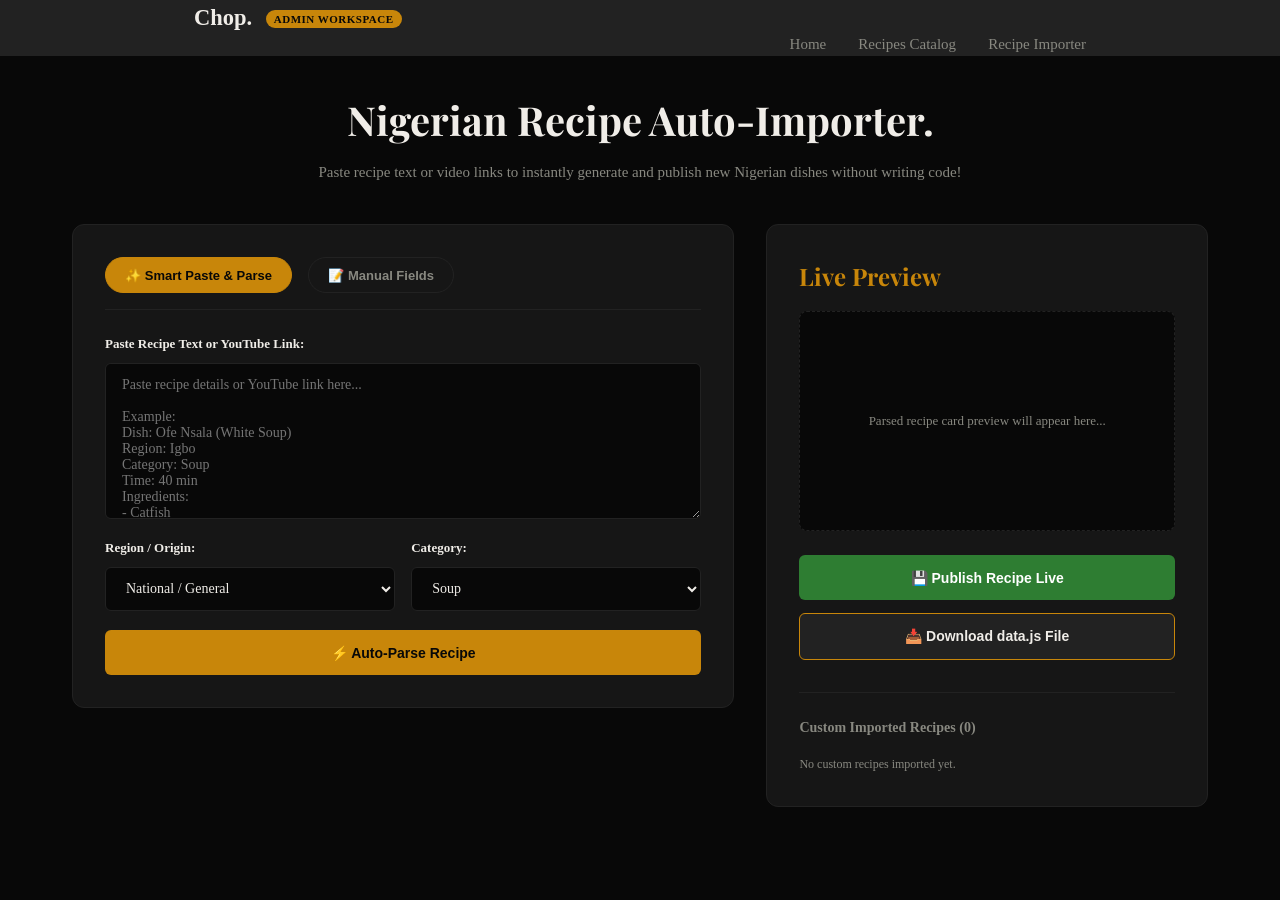
<file: recipes/admin.html>
<!DOCTYPE html>
<html lang="en">

<head>
    <meta charset="UTF-8">
    <meta name="viewport" content="width=device-width, initial-scale=1.0">
    <title>Chop Admin - Nigerian Recipe Importer</title>
    <link href="https://fonts.googleapis.com/css2?family=Playfair+Display:ital,wght@0,700;0,900;1,700&family=DM+Sans:wght@300;400;500;700&display=swap" rel="stylesheet">
    <link rel="stylesheet" href="../css/recipes.css">
    <link rel="stylesheet" href="../css/admin.css">
</head>

<body>
    <section class="Nav-bar">
        <div class="header">
            <h1>Chop<span class="color">.</span> <span class="admin-badge">Admin Workspace</span></h1>
        </div>
        <div class="hamburger" id="hamburgerMenu">
            <span></span>
            <span></span>
            <span></span>
        </div>
        <div class="nav-links">
            <nav><a href="../index.html">Home</a></nav>
            <nav><a href="recipes.html">Recipes Catalog</a></nav>
            <nav><a href="admin.html" class="active">Recipe Importer</a></nav>
        </div>
    </section>

    <main class="admin-container">
        <div class="admin-header">
            <h1>Nigerian Recipe <span class="color">Auto-Importer.</span></h1>
            <p>Paste recipe text or video links to instantly generate and publish new Nigerian dishes without writing code!</p>
        </div>

        <div class="admin-grid">
            <!-- INPUT FORM PANEL -->
            <div class="form-card">
                <div class="form-tabs">
                    <button class="tab-btn active" id="tabSmart">✨ Smart Paste & Parse</button>
                    <button class="tab-btn" id="tabManual">📝 Manual Fields</button>
                </div>

                <!-- SMART PASTE TAB -->
                <div class="tab-content" id="smartTabContent">
                    <div class="form-group">
                        <label for="pasteBox">Paste Recipe Text or YouTube Link:</label>
                        <textarea id="pasteBox" rows="8" placeholder="Paste recipe details or YouTube link here...&#10;&#10;Example:&#10;Dish: Ofe Nsala (White Soup)&#10;Region: Igbo&#10;Category: Soup&#10;Time: 40 min&#10;Ingredients:&#10;- Catfish&#10;- Yam paste&#10;- Utazi leaves&#10;- Ehuru nutmeg&#10;Steps:&#10;1. Boil yam paste...&#10;2. Add catfish..."></textarea>
                    </div>

                    <div class="form-row">
                        <div class="form-group">
                            <label for="smartRegion">Region / Origin:</label>
                            <select id="smartRegion">
                                <option value="National">National / General</option>
                                <option value="Yoruba">Yoruba</option>
                                <option value="Igbo">Igbo</option>
                                <option value="Hausa">Hausa / Northern</option>
                                <option value="Efik/Ibibio">Efik / Ibibio</option>
                                <option value="Niger Delta">Niger Delta</option>
                            </select>
                        </div>

                        <div class="form-group">
                            <label for="smartCategory">Category:</label>
                            <select id="smartCategory">
                                <option value="Soup">Soup</option>
                                <option value="Rice">Rice</option>
                                <option value="Swallow">Swallow</option>
                                <option value="Street Food">Street Food</option>
                                <option value="Snacks">Snacks</option>
                                <option value="Drinks">Drinks</option>
                            </select>
                        </div>
                    </div>

                    <button class="action-btn" id="btnParse">⚡ Auto-Parse Recipe</button>
                </div>

                <!-- MANUAL FORM TAB -->
                <div class="tab-content hidden" id="manualTabContent">
                    <div class="form-row">
                        <div class="form-group">
                            <label>Dish Name:</label>
                            <input type="text" id="manualName" placeholder="e.g. Banga Soup">
                        </div>
                        <div class="form-group">
                            <label>Category:</label>
                            <select id="manualCategory">
                                <option value="Soup">Soup</option>
                                <option value="Rice">Rice</option>
                                <option value="Swallow">Swallow</option>
                                <option value="Street Food">Street Food</option>
                                <option value="Snacks">Snacks</option>
                                <option value="Drinks">Drinks</option>
                            </select>
                        </div>
                    </div>

                    <div class="form-row">
                        <div class="form-group">
                            <label>Region / Origin:</label>
                            <select id="manualRegion">
                                <option value="National">National</option>
                                <option value="Yoruba">Yoruba</option>
                                <option value="Igbo">Igbo</option>
                                <option value="Hausa">Hausa</option>
                                <option value="Efik/Ibibio">Efik/Ibibio</option>
                                <option value="Niger Delta">Niger Delta</option>
                            </select>
                        </div>
                        <div class="form-group">
                            <label>Cook Time:</label>
                            <input type="text" id="manualTime" placeholder="e.g. 45 min">
                        </div>
                    </div>

                    <div class="form-row">
                        <div class="form-group">
                            <label>Image File Path / URL:</label>
                            <input type="text" id="manualImage" placeholder="assets/data-images/banga-soup.jpeg">
                        </div>
                        <div class="form-group">
                            <label>YouTube Embed Link (Optional):</label>
                            <input type="text" id="manualVideo" placeholder="https://www.youtube.com/embed/...">
                        </div>
                    </div>

                    <div class="form-group">
                        <label>Ingredients (One per line):</label>
                        <textarea id="manualIngredients" rows="4" placeholder="3 cups palm fruit extract&#10;500g fresh catfish&#10;2 tbsp crayfish..."></textarea>
                    </div>

                    <div class="form-group">
                        <label>Cooking Steps (One per line):</label>
                        <textarea id="manualSteps" rows="4" placeholder="1. Extract palm fruit juice...&#10;2. Boil stockfish and meats..."></textarea>
                    </div>
                </div>
            </div>

            <!-- LIVE PREVIEW & SAVED RECIPES PANEL -->
            <div class="preview-card">
                <h3>Live Preview</h3>
                <div class="preview-box" id="previewContainer">
                    <p class="placeholder-text">Parsed recipe card preview will appear here...</p>
                </div>

                <div class="preview-actions">
                    <button class="save-btn" id="btnSaveLive">💾 Publish Recipe Live</button>
                    <button class="export-btn" id="btnExportData">📥 Download data.js File</button>
                </div>

                <div class="custom-list-section">
                    <h4>Custom Imported Recipes (<span id="customCount">0</span>)</h4>
                    <div id="customRecipesList" class="custom-list">
                        <!-- Custom saved recipes will populate here -->
                    </div>
                </div>
            </div>
        </div>
    </main>

    <script src="../js/data.js"></script>
    <script src="../js/admin.js"></script>
    <script>
        const hamburger = document.getElementById('hamburgerMenu');
        const navLinks = document.querySelector('.nav-links');
        if (hamburger) {
            hamburger.addEventListener('click', () => {
                navLinks.classList.toggle('active');
                hamburger.classList.toggle('toggle');
            });
        }
    </script>
</body>

</html>
</file>
<file: css/chop.css>
:root {
    --black: #080808;
    --card: #161616;
    --border: #222222;
    --amber: #C8860A;
    --text: #F0EDE8;
    --muted: #888880;
    --dark: #111111;
}

::before,
::after {
    margin: 0;
    padding: 0;
    box-sizing: border-box;
}

html {
    scroll-behavior: smooth;
}

body {
    background: var(--black);
    color: var(--text);
    font-family: 'Times New Roman', Times, serif;
    font-size: 15px;
    line-height: 1.6;
}



.Nav-bar {
    position: sticky;
    top: 0;
    z-index: 100;
}

.Nav-bar {
    display: flex;
    justify-content: space-around;
    background-color: var(--border);
}

.Nav-bar a {
    text-decoration: none;
    color: var(--muted);
}

.Nav-bar a:hover {
    color: var(--text);
}

.nav-links {
    padding-top: 2rem;
    display: flex;
    gap: 2rem;
    color: var(--muted);
}

.nav-links a {
    position: relative;
    transition: color 0.3s ease;
}

.nav-links a::after {
    content: '';
    position: absolute;
    bottom: -4px;
    left: 0;
    width: 0;
    height: 1px;
    background: var(--amber);
    transition: width 0.3s ease;
}

.nav-links a:hover::after {
    width: 100%;
}

.Nav-bar button {
    padding: 0.4rem 1rem;
    background-color: var(--amber);
    font-weight: bold;
    border: none;
    border-radius: 0.2rem;
}

.nav-btn {
    margin-top: 2.2rem;
}

.btn {
    padding-top: 2rem;
}

.primary-btn {
    background: var(--amber);
    color: var(--black);
}

.secondary-btn {
    background: transparent;
    border: 1px solid var(--border);
    color: var(--text);
}

.Nav-bar button:hover {
    transform: scale(1.1);
}

.hero {
    padding-bottom: 7rem;
    display: flex;
    justify-content: space-around;
}

.hero {
    min-height: 90vh;
    align-items: center;
}


.sub-hero {
    width: 22rem;
}

.sub-hero {
    animation: fadeUp 1s ease 0.1s forwards;
}

@keyframes fadeUp {
    from {
        opacity: 0;
        transform: translateY(30px);
    }

    to {
        opacity: 1;
        transform: translateY(0);
    }
}

.tagline {
    color: var(--amber);
    font-weight: 500;
    margin-bottom: -3rem;
    letter-spacing: 4px;
    width: 35rem;

}

.hero-text {
    font-size: 3rem;
    width: 33rem;
    line-height: 6rem;
    margin-bottom: -3rem;
    letter-spacing: -2px;
    font-weight: 900;
}

.color {
    color: var(--amber);
    font-style: italic;
}

.color1 {
    color: var(--amber)
}

.hero-para {
    font-size: larger;
    color: var(--muted);
}

.hero-btn {
    padding-top: 2rem;
    border-radius: 1rem;
}

.hero-btn:hover {
    transform: scale(1.03);
}

.hero-images {
    display: grid;
    grid-template-columns: 1fr 1fr;
    grid-template-rows: 1fr 1fr;
    width: 37rem;
    height: rem;
    gap: 0.5rem;
    padding-top: -15rem;
    object-position: horizontal vertical;
}

.hero img {
    padding-bottom: -5rem;
}

.img-wrapper {
    position: relative;
}

.img-wrapper img {
    object-fit: cover;
}

.top-left {
    object-position: top left;
    clip-path: polygon(100% 100%, 100% 0, 0 100%);
}

.top-left img {
    object-position: left top;
    width: 100%;
    height: 100%;
}

.top-right img {
    object-position: right top;
    width: 100%;
    height: 100%;
}

.bottom-left img {
    object-position: left bottom;
    width: 100%;
    height: 100%;
}

.bottom-right img {
    object-position: right bottom;
    width: 100%;
    height: 100%;
}

.top-right {
    object-position: top right;
    clip-path: polygon(0 0, 0 100%, 100% 100%);
}

.bottom-left {
    object-position: bottom left;
    clip-path: polygon(0 0, 100% 0, 100% 100%);
}

.bottom-right {
    object-position: bottom right;
    clip-path: polygon(0 0, 100% 0, 0 100%);
}

.hero-images {
    animation: fadeUp 1s ease 0.5s forwards;
    opacity: 0;
}

.btn2 {
    padding: 0.7rem 1rem;
    background-color: var(--amber);
    font-weight: bold;
    border: none;
}

.btn1 {
    background-color: var(--card);
    color: var(--muted)
}

.featured {
    padding-top: 10rem;
    padding-left: 2rem;
    background-color: var(--dark);
    padding-bottom: 2rem;
}

.large {
    font-size: 1.5rem;
}

.section1 {
    font-size: 10px;
    letter-spacing: 0.2rem;
    color: var(--amber);
}

.featured-text {
    display: flex;
    justify-content: space-between;
}

.featured-hero {
    width: 20rem;
    line-height: 3rem;
    font-size: 1.5rem;
}

.featured-para {
    padding-top: 3rem;
    padding-right: 2rem;
    align-self: flex-end;
}

.featured-para a {
    text-decoration: none;
    color: var(--amber);
    font-weight: 700;
    font-size: 15px;
    letter-spacing: 0.5px;
    display: inline-flex;
    align-items: center;
    gap: 8px;
    transition: color 0.3s ease, transform 0.3s ease;
}

.featured-para a:hover {
    color: var(--text);
    transform: translateX(5px);
}

.featured {
    opacity: 0;
    transform: translateY(30px);
    transition: opacity 0.8s ease, transform 0.8s ease;
}

.featured.visible {
    opacity: 1;
    transform: translateY(0);
}

.dishes {
    display: flex;
    gap: 2rem;
    justify-content: left;
}

.box {
    background-color: var(--border);
    width: 19rem;
    height: 24rem
}

.img {
    width: 19rem;
    height: 17rem;
    background-color: var(--card);
}

.box img {
    width: 19rem;
    height: 17rem;
}

.box {
    transition: transform 0.3s ease, border 0.3s ease;
    cursor: pointer;
}

.box:hover {
    transform: translateY(-8px);
    border: 1px solid var(--amber);
}

.box img {
    transition: transform 0.3s ease;
}

.box:hover img {
    transform: scale(1.01);
}

.img-text {
    padding: 0.5rem 1rem 0rem 1rem;

}

.time {
    display: flex;
    justify-content: space-between;
}

.types {
    padding-top: 10rem;
    padding-left: 2rem;
    padding-bottom: 5rem;
}

.type-hero {
    width: 15rem;
    line-height: 2.5rem;
}

.types,
.mission {
    opacity: 0;
    transform: translateY(30px);
    transition: opacity 0.8s ease, transform 0.8s ease;
}

.types.visible,
.mission.visible {
    opacity: 1;
    transform: translateY(0);
}

.foods {
    display: flex;
    gap: 3rem;

}

/* REDESIGNED CRAVING CATEGORY BUBBLES */
.category-card {
    display: flex;
    flex-direction: column;
    align-items: center;
    cursor: pointer;
    text-align: center;
    width: 11rem;
    transition: transform 0.3s ease;
}

.category-circle {
    width: 10rem;
    height: 10rem;
    border-radius: 50%;
    overflow: hidden;
    border: 2px solid var(--border);
    background-color: var(--border);
    transition: border-color 0.3s ease, box-shadow 0.3s ease;
    display: flex;
    align-items: center;
    justify-content: center;
    margin-bottom: 1rem;
}

.category-circle img {
    width: 100%;
    height: 100%;
    object-fit: cover;
    transition: transform 0.4s ease;
}

.category-name {
    font-size: 15px;
    font-weight: 700;
    color: var(--text);
    margin-bottom: 0.1rem;
}

.category-count {
    font-size: 12px;
    color: var(--muted);
}

.category-card:hover {
    transform: translateY(-6px);
}

.category-card:hover .category-circle {
    border-color: var(--amber);
    box-shadow: 0 4px 20px rgba(200, 134, 10, 0.3);
}

.category-card:hover img {
    transform: scale(1.08);
}

.mission {
    padding-left: 2rem;
    padding-top: 10rem;
    background-color: var(--dark);
    padding-bottom: 2rem;
    display: flex;
    justify-content: space-between;
}

.mission img {
    padding-top: 2rem;
    width: 45rem;
    height: 25rem;
    padding-right: 2rem;
}

.mission-header {
    width: 30rem;
    font-size: 1.5rem;
    line-height: 3.5rem;
}

.mission-text {
    width: 40rem;

}

.mission button {
    padding: 1rem;
    background-color: var(--amber);
}

.mission button a {
    border: none;
    color: var(--black);
    font-weight: bold;
}

.back-to-top {
    position: fixed;
    bottom: 40px;
    right: 40px;
    background: var(--amber);
    color: #000;
    border: none;
    width: 45px;
    height: 45px;
    font-size: 20px;
    cursor: pointer;
    opacity: 0;
    transition: opacity 0.3s ease;
    z-index: 999;
}

.back-to-top.visible {
    opacity: 1;
}

.footer {
    padding-top: 7rem;
    padding-left: 2rem;
    display: flex;
    justify-content: space-around;
}

.sub1 {
    width: 15rem;
}

.footer a {
    text-decoration: none;
    color: var(--text)
}

.footer li {
    list-style: none;
}

@media (max-width: 768px) {

    /* NAVBAR */
    .nav-links {
        display: none;
    }

    .Nav-bar {
        padding: 1rem 1.5rem;
    }

    .btn {
        padding-top: 0;
    }

    /* HERO */
    .hero {
        flex-direction: column;
        padding: 2rem 1.5rem;
        text-align: center;
        min-height: auto;
        padding-bottom: 3rem;
    }

    .sub-hero {
        width: 100%;
    }

    .tagline {
        width: 100%;
        margin-bottom: -1rem;
        letter-spacing: 2px;
        font-size: 11px;
    }

    .hero-text {
        font-size: 2.2rem;
        width: 100%;
        line-height: 3.8rem;
        margin-bottom: -1rem;
    }

    .hero-para {
        font-size: 14px;
    }

    .hero-images {
        width: 260px;
        height: 260px;
        padding-right: 0;
        margin: 2rem auto 0;
    }

    .primary-btn,
    .secondary-btn {
        padding: 0.7rem 1.5rem;
    }

    /* FEATURED */
    .featured {
        padding-top: 3rem;
        padding-left: 1rem;
        padding-right: 1rem;
    }

    .featured-text {
        flex-direction: column;
    }

    .featured-hero {
        width: 100%;
    }

    .dishes {
        display: grid;
        grid-template-columns: 1fr 1fr;
        gap: 1rem;
    }

    .box {
        width: 100%;
        height: auto;
    }

    .box img {
        width: 100%;
        height: 140px;
    }

    .img {
        width: 100%;
        height: 140px;
    }

    /* CATEGORIES */
    .types {
        padding-top: 3rem;
        padding-left: 1rem;
        padding-right: 1rem;
        padding-bottom: 2rem;
    }

    .type-hero {
        width: 100%;
    }

    .foods {
        display: grid;
        grid-template-columns: 1fr 1fr;

    }

    .category-card {
        width: 100%;
        margin-bottom: 0.8rem;
    }

    .category-circle {
        width: 7.5rem;
        height: 7.5rem;
    }

    /* MISSION */
    .mission {
        flex-direction: column;
        padding: 3rem 1rem;
    }

    .mission img {
        width: 100%;
        height: 200px;
        padding-right: 0;
    }

    .mission-header {
        width: 100%;
        font-size: 1.2rem;
        line-height: 2rem;
    }

    .mission-text {
        width: 100%;
    }

    /* FOOTER */
    .footer {
        flex-direction: column;
        gap: 2rem;
        padding: 3rem 1.5rem;
    }

    .sub1 {
        width: 100%;
    }
}
@media (max-width: 1024px) {
    .hero-text {
        font-size: 2.5rem;
        width: 22rem;
        line-height: 4rem;
    }

    .hero-images {
        width: 28rem;
        height: 28rem;
    }

    .tagline {
        width: 22rem;
    }

    .box {
        width: 15rem;
    }

    .box img {
        width: 15rem;
        height: 15rem;
    }

    .img {
        width: 15rem;
        height: 15rem;
    }

    .mission img {
        width: 30rem;
        height: 20rem;
    }

    .mission-header {
        width: 22rem;
    }

    .mission-text {
        width: 22rem;
    }
}

/* MOBILE - below 768px */
@media (max-width: 768px) {
    /* NAVBAR */
    .nav-links { display: none; }
    .Nav-bar { padding: 1rem 1.5rem; }
    .btn { padding-top: 0; }

    /* HERO */
    .hero {
        flex-direction: column;
        padding: 2rem 1.5rem;
        text-align: center;
        min-height: auto;
        padding-bottom: 3rem;
    }
    .sub-hero { width: 100%; }
    .tagline { width: 100%; margin-bottom: -1rem; letter-spacing: 2px; font-size: 11px; }
    .hero-text { font-size: 2.2rem; width: 100%; line-height: 3.8rem; margin-bottom: -1rem; }
    .hero-para { font-size: 14px; }
    .hero-images { width: 260px; height: 260px; padding-right: 0; margin: 2rem auto 0; }

    /* FEATURED */
    .featured { padding-top: 3rem; padding-left: 1rem; padding-right: 1rem; }
    .featured-text { flex-direction: column; }
    .featured-hero { width: 100%; }
    .dishes { display: grid; grid-template-columns: 1fr 1fr; gap: 1rem; }
    .box { width: 100%; height: auto; }
    .box img { width: 100%; height: 140px; }
    .img { width: 100%; height: 140px; }

    /* CATEGORIES */
    .types { padding-top: 3rem; padding-left: 1rem; padding-right: 1rem; padding-bottom: 2rem; }
    .type-hero { width: 100%; }
    .foods { display: grid; grid-template-columns: 1fr 1fr; }
    .category-card { width: 100%; margin-bottom: 0.8rem; }
    .category-circle { width: 7.5rem; height: 7.5rem; }

    /* MISSION */
    .mission { flex-direction: column; padding: 3rem 1rem; }
    .mission img { width: 100%; height: 200px; padding-right: 0; }
    .mission-header { width: 100%; font-size: 1.2rem; line-height: 2rem; }
    .mission-text { width: 100%; }

    /* FOOTER */
    .footer { flex-direction: column; gap: 2rem; padding: 3rem 1.5rem; }
    .sub1 { width: 100%; }
}

/* COMMON HAMBURGER MENU STYLING */
.hamburger {
    display: none;
    flex-direction: column;
    justify-content: space-between;
    width: 24px;
    height: 18px;
    cursor: pointer;
    z-index: 1001;
    align-self: center;
}

.hamburger span {
    display: block;
    height: 2px;
    width: 100%;
    background-color: var(--text);
    border-radius: 2px;
    transition: all 0.3s cubic-bezier(0.075, 0.82, 0.165, 1);
}

@media (max-width: 768px) {
    .Nav-bar {
        position: relative;
        justify-content: space-between !important;
        align-items: center;
        padding: 1rem 1.5rem !important;
    }

    .hamburger {
        display: flex;
    }

    .nav-links {
        display: none !important;
        position: absolute;
        top: 100%;
        left: 0;
        width: 100%;
        background-color: var(--border);
        flex-direction: column;
        align-items: center;
        gap: 1.5rem;
        padding: 2rem 0 !important;
        border-bottom: 1px solid var(--border);
        box-shadow: 0 10px 20px rgba(0, 0, 0, 0.4);
        z-index: 1000;
        animation: slideDown 0.3s ease forwards;
    }

    .nav-links.active {
        display: flex !important;
    }

    .Nav-bar .btn, .Nav-bar .nav-btn {
        display: none !important;
    }

    /* Hamburger to Close "X" Animation */
    .hamburger.toggle span:nth-child(1) {
        transform: translateY(8px) rotate(45deg);
    }
    .hamburger.toggle span:nth-child(2) {
        opacity: 0;
    }
    .hamburger.toggle span:nth-child(3) {
        transform: translateY(-8px) rotate(-45deg);
    }
}

@keyframes slideDown {
    from {
        opacity: 0;
        transform: translateY(-10px);
    }
    to {
        opacity: 1;
        transform: translateY(0);
    }
}
</file>
<file: css/campus.css>
/* CAMPUS HERO SECTION */
.campus-hero {
    min-height: 85vh;
    display: flex;
    align-items: center;
    justify-content: center;
    padding: 6rem 2rem;
    background: radial-gradient(circle at 10% 20%, rgba(20, 20, 20, 0.9) 0%, rgba(8, 8, 8, 1) 90.2%);
}

.hero-content {
    max-width: 800px;
    text-align: center;
    display: flex;
    flex-direction: column;
    align-items: center;
    animation: fadeUp 1s ease forwards;
}

.badge {
    background-color: rgba(200, 134, 10, 0.15);
    color: var(--amber);
    border: 1px solid var(--amber);
    padding: 0.4rem 1rem;
    border-radius: 20px;
    font-size: 11px;
    font-weight: 700;
    letter-spacing: 2px;
    margin-bottom: 1.5rem;
    display: inline-block;
}

.campus-hero h1 {
    font-family: 'Playfair Display', serif;
    font-size: clamp(2.5rem, 6vw, 4.5rem);
    line-height: 1.1;
    margin-bottom: 1.5rem;
    letter-spacing: -2px;
}

.accent-text {
    color: var(--amber);
    font-style: italic;
}

.tagline-sub {
    font-size: clamp(15px, 2vw, 18px);
    color: var(--muted);
    max-width: 620px;
    line-height: 1.8;
    margin-bottom: 3rem;
}

/* WAITLIST CARD */
.waitlist-card {
    background-color: var(--card);
    border: 1px solid var(--border);
    border-radius: 12px;
    padding: 2.5rem;
    width: 100%;
    max-width: 500px;
    text-align: left;
    box-shadow: 0 10px 30px rgba(0, 0, 0, 0.5);
    transition: transform 0.3s ease, border-color 0.3s ease;
}

.waitlist-card:hover {
    border-color: rgba(200, 134, 10, 0.3);
    transform: translateY(-4px);
}

.waitlist-card h3 {
    font-family: 'Playfair Display', serif;
    font-size: 1.8rem;
    margin-bottom: 0.5rem;
}

.waitlist-card p {
    color: var(--muted);
    font-size: 14px;
    margin-bottom: 1.8rem;
}

.input-group {
    margin-bottom: 1.2rem;
}

.input-group input, 
.input-group select {
    width: 100%;
    padding: 0.9rem 1.2rem;
    background-color: var(--black);
    border: 1px solid var(--border);
    border-radius: 6px;
    color: var(--text);
    font-size: 14px;
    outline: none;
    font-family: 'DM Sans', sans-serif;
    transition: border-color 0.3s ease;
}

.input-group input:focus, 
.input-group select:focus {
    border-color: var(--amber);
}

.input-group select {
    cursor: pointer;
    appearance: none;
    background-image: url("data:image/svg+xml;charset=UTF-8,%3Csvg xmlns='http://www.w3.org/2000/svg' width='24' height='24' viewBox='0 0 24 24' fill='none' stroke='%23888880' stroke-width='2' stroke-linecap='round' stroke-linejoin='round'%3E%3Cpolyline points='6 9 12 15 18 9'%3E%3C/polyline%3E%3C/svg%3E");
    background-repeat: no-repeat;
    background-position: right 1rem center;
    background-size: 1rem;
}

.submit-btn {
    width: 100%;
    padding: 1rem;
    background-color: var(--amber);
    color: var(--black);
    font-family: 'DM Sans', sans-serif;
    font-weight: 700;
    font-size: 13px;
    letter-spacing: 2px;
    border: none;
    border-radius: 6px;
    cursor: pointer;
    transition: background-color 0.3s ease, transform 0.2s ease;
}

.submit-btn:hover {
    background-color: #E8A020;
    transform: translateY(-2px);
}

/* HOW IT WORKS SECTION */
.how-it-works {
    padding: 6rem 2rem;
    background-color: var(--dark);
}

.section-title {
    font-size: 11px;
    letter-spacing: 0.2rem;
    color: var(--amber);
    font-weight: 700;
    margin-bottom: 3rem;
}

.props-grid {
    display: grid;
    grid-template-columns: 1fr 1fr;
    gap: 4rem;
}

.column-title {
    font-family: 'Playfair Display', serif;
    font-size: 2.2rem;
    margin-bottom: 2rem;
    position: relative;
    padding-bottom: 0.5rem;
}

.student-header {
    color: var(--text);
}

.vendor-header {
    color: var(--amber);
}

.step-card {
    display: flex;
    gap: 1.5rem;
    background-color: var(--card);
    border: 1px solid var(--border);
    padding: 1.8rem;
    border-radius: 8px;
    margin-bottom: 1.5rem;
    transition: transform 0.3s ease;
}

.step-card:hover {
    transform: translateX(6px);
}

.step-num {
    font-family: 'Playfair Display', serif;
    font-size: 2rem;
    color: var(--amber);
    opacity: 0.7;
    font-weight: 900;
}

.step-body h4 {
    font-size: 1.1rem;
    margin-bottom: 0.4rem;
    font-weight: 700;
}

.step-body p {
    color: var(--muted);
    font-size: 14px;
    line-height: 1.6;
}

/* SUCCESS MODAL POPUP */
.modal-overlay {
    position: fixed;
    top: 0;
    left: 0;
    width: 100%;
    height: 100%;
    background-color: rgba(0, 0, 0, 0.85);
    backdrop-filter: blur(5px);
    display: flex;
    align-items: center;
    justify-content: center;
    z-index: 1000;
    opacity: 0;
    pointer-events: none;
    transition: opacity 0.3s ease;
}

.modal-overlay.visible {
    opacity: 1;
    pointer-events: auto;
}

.modal-card {
    background-color: var(--card);
    border: 1px solid var(--border);
    border-radius: 12px;
    padding: 3rem 2rem;
    width: 90%;
    max-width: 400px;
    text-align: center;
    box-shadow: 0 20px 40px rgba(0, 0, 0, 0.7);
    transform: scale(0.8);
    transition: transform 0.3s cubic-bezier(0.175, 0.885, 0.32, 1.275);
}

.modal-overlay.visible .modal-card {
    transform: scale(1);
}

.success-icon {
    width: 60px;
    height: 60px;
    background-color: rgba(200, 134, 10, 0.15);
    border: 2px solid var(--amber);
    color: var(--amber);
    border-radius: 50%;
    font-size: 28px;
    display: flex;
    align-items: center;
    justify-content: center;
    margin: 0 auto 1.5rem;
}

.modal-card h2 {
    font-family: 'Playfair Display', serif;
    font-size: 1.8rem;
    margin-bottom: 0.8rem;
}

.modal-card p {
    color: var(--muted);
    font-size: 14px;
    line-height: 1.6;
    margin-bottom: 2rem;
}

.modal-close-btn {
    padding: 0.7rem 2rem;
    background-color: var(--amber);
    color: var(--black);
    border: none;
    border-radius: 6px;
    font-weight: 700;
    font-size: 13px;
    cursor: pointer;
    transition: background-color 0.3s ease;
}

.modal-close-btn:hover {
    background-color: #E8A020;
}

/* ACTIVE NAV LINK */
.Nav-bar .nav-links a.active-nav {
    color: var(--text);
}

.Nav-bar .nav-links a.active-nav::after {
    width: 100%;
}

/* RESPONSIVE LAYOUTS */
@media (max-width: 768px) {
    .props-grid {
        grid-template-columns: 1fr;
        gap: 3rem;
    }
    
    .campus-hero {
        padding: 4rem 1rem;
    }
    
    .waitlist-card {
        padding: 1.8rem;
    }
}

/* COMMON HAMBURGER MENU STYLING */
.hamburger {
    display: none;
    flex-direction: column;
    justify-content: space-between;
    width: 24px;
    height: 18px;
    cursor: pointer;
    z-index: 1001;
    align-self: center;
}

.hamburger span {
    display: block;
    height: 2px;
    width: 100%;
    background-color: var(--text);
    border-radius: 2px;
    transition: all 0.3s cubic-bezier(0.075, 0.82, 0.165, 1);
}

@media (max-width: 768px) {
    .Nav-bar {
        position: relative;
        justify-content: space-between !important;
        align-items: center;
        padding: 1rem 1.5rem !important;
    }

    .hamburger {
        display: flex;
    }

    .nav-links {
        display: none !important;
        position: absolute;
        top: 100%;
        left: 0;
        width: 100%;
        background-color: var(--border);
        flex-direction: column;
        align-items: center;
        gap: 1.5rem;
        padding: 2rem 0 !important;
        border-bottom: 1px solid var(--border);
        box-shadow: 0 10px 20px rgba(0, 0, 0, 0.4);
        z-index: 1000;
        animation: slideDown 0.3s ease forwards;
    }

    .nav-links.active {
        display: flex !important;
    }

    .Nav-bar .btn, .Nav-bar .nav-btn {
        display: none !important;
    }

    /* Hamburger to Close "X" Animation */
    .hamburger.toggle span:nth-child(1) {
        transform: translateY(8px) rotate(45deg);
    }
    .hamburger.toggle span:nth-child(2) {
        opacity: 0;
    }
    .hamburger.toggle span:nth-child(3) {
        transform: translateY(-8px) rotate(-45deg);
    }
}

@keyframes slideDown {
    from {
        opacity: 0;
        transform: translateY(-10px);
    }
    to {
        opacity: 1;
        transform: translateY(0);
    }
}
</file>
<file: css/recipes.css>
:root {
    --black: #080808;
    --card: #161616;
    --border: #222222;
    --amber: #C8860A;
    --text: #F0EDE8;
    --muted: #888880;
    --dark: #111111;
}

*, ::before, ::after {
    margin: 0;
    padding: 0;
    box-sizing: border-box;
}








body {
    background: var(--black);
    color: var(--text);
    font-family: 'Times New Roman', Times, serif;
    font-size: 15px;
    line-height: 1.6;
}
.headings {
    padding: 4rem 2rem 2rem;
}

.headings h1 {
    font-family: 'Playfair Display', serif;
    font-size: 2.8rem;
    margin-bottom: 0.5rem;
}

.headings p {
    color: var(--muted);
    font-size: 15px;
    letter-spacing: 1px;
}


.Nav-bar {
    display: flex;
    justify-content: space-around;
    background-color: var(--border);
}

.Nav-bar a {
    text-decoration: none;
    color: var(--muted);
}

.Nav-bar a:hover {
    color: var(--text);
}

.nav-links {
    padding-top: 2rem;
    display: flex;
    gap: 2rem;
    color: var(--muted);
}

.Nav-bar button {
    padding: 0.4rem 1rem;
    background-color: var(--amber);
    font-weight: bold;
    border: none;
    border-radius: 0.2rem;
}

.btn {
    padding-top: 2rem;
}

.Nav-bar button:hover {
    transform: scale(1.1);
}

.featured {
    padding-top: 2rem;
    padding-left: 2rem;
    padding-right: 2rem;
    background-color: var(--dark);
    padding-bottom: 4rem;
    display: grid;
    grid-template-columns: 1fr 1fr 1fr 1fr;
    gap: 2rem;
}




.large {
    font-size: 1.5rem;
}

.section1 {
    font-size: 10px;
    letter-spacing: 0.2rem;
    color: var(--amber);
}

.featured-text {
    display: flex;
    justify-content: space-between;
}

.featured-hero {
    width: 10rem;
    line-height: 2.5rem;
}

.featured-para {
    padding-top: 5rem;
}

.dishes {
    display: flex;
    gap: 2rem;
    justify-content: left;
}
.box {
    background-color: var(--card);
    border: 1px solid var(--border);
    border-radius: 8px;
    width: 100%;
    height: 100%;
    display: flex;
    flex-direction: column;
    overflow: hidden;
    cursor: pointer;
    transition: transform 0.3s ease, border-color 0.3s ease;
}

.box:hover {
    transform: translateY(-4px);
    border-color: var(--amber);
}

.img {
    width: 100%;
    height: 220px;
    background-color: var(--border);
    overflow: hidden;
}

.box img {
    width: 100%;
    height: 100%;
    object-fit: cover;
    display: block;
}

.img-text {
    padding: 1.2rem;
    display: flex;
    flex-direction: column;
    justify-content: space-between;
    flex-grow: 1;
}

.time {
    display: flex;
    justify-content: space-between;
    margin-top: 0.8rem;
    color: var(--muted);
    font-size: 13px;
    border-top: 1px solid var(--border);
    padding-top: 0.5rem;
}

.types {
    padding-top: 7rem;
    padding-left: 2rem;
    padding-bottom: 2rem;
}

.type-hero {
    width: 15rem;
    line-height: 2.5rem;
}

.foods {
    display: flex;
    gap: 3rem;
}

.box1 {
    background-color: var(--border);
    width: 10rem;
    height: 9rem;
}
.box1 img {
    width: 10rem;
    height: 9rem;
    position: relative;
}
.inner-box {
    justify-items: center;
    align-self: center;
}
.up {
    position: absolute;
    text-align: center;
    bottom: -64rem;
}

/* SEARCH & FILTER BAR */
.search-container {
    padding: 1rem 2rem 2rem;
    display: flex;
    flex-direction: column;
    gap: 1.5rem;
}

.search-input-wrapper {
    position: relative;
    max-width: 600px;
}

#searchInput {
    width: 100%;
    padding: 0.9rem 1.2rem;
    background-color: var(--card);
    border: 1px solid var(--border);
    border-radius: 6px;
    color: var(--text);
    font-size: 15px;
    font-family: inherit;
    outline: none;
    transition: border-color 0.3s ease;
}

#searchInput:focus {
    border-color: var(--amber);
}

.category-filters {
    display: flex;
    flex-wrap: wrap;
    gap: 0.6rem;
}

.filter-btn {
    padding: 0.5rem 1.2rem;
    background-color: var(--card);
    color: var(--muted);
    border: 1px solid var(--border);
    border-radius: 20px;
    cursor: pointer;
    font-size: 13px;
    font-weight: 500;
    transition: all 0.3s ease;
}

.filter-btn:hover, .filter-btn.active {
    background-color: var(--amber);
    color: var(--black);
    border-color: var(--amber);
}

/* MOBILE & TABLET RESPONSIVENESS */
@media (max-width: 1024px) {
    .featured {
        grid-template-columns: 1fr 1fr 1fr !important;
        padding: 1rem !important;
        gap: 1rem !important;
    }
    .box {
        width: 100% !important;
        height: auto !important;
    }
    .box .img {
        width: 100% !important;
        height: 150px !important;
        overflow: hidden;
    }
    .box .img img {
        width: 100% !important;
        height: 100% !important;
        object-fit: cover;
        display: block;
    }
    .img-text {
        padding: 0.9rem !important;
    }
    .time {
        font-size: 11px !important;
        margin-top: 0.5rem !important;
        padding-top: 0.4rem !important;
    }
}

@media (max-width: 768px) {
    .headings {
        padding: 2.5rem 1rem 1rem !important;
        text-align: center;
    }
    .headings h1 {
        font-size: 2.2rem !important;
    }
    .headings p {
        font-size: 13px !important;
    }
    .search-container {
        padding: 1rem !important;
        gap: 1rem !important;
    }
    #searchInput {
        padding: 0.7rem 1rem !important;
        font-size: 14px !important;
    }
    .category-filters {
        justify-content: center;
    }
    .filter-btn {
        padding: 0.4rem 0.9rem !important;
        font-size: 12px !important;
    }
    .featured {
        grid-template-columns: 1fr 1fr !important;
        padding: 1rem !important;
        gap: 1.5rem !important;
    }
}

@media (max-width: 480px) {
    .featured {
        grid-template-columns: 1fr 1fr !important;
        padding: 1rem !important;
        gap: 1.2rem !important;
    }
    .box .img {
        height: 190px !important;
    }
    .img-text {
        padding: 1rem !important;
    }
}

/* COMMON HAMBURGER MENU STYLING */
.hamburger {
    display: none;
    flex-direction: column;
    justify-content: space-between;
    width: 24px;
    height: 18px;
    cursor: pointer;
    z-index: 1001;
    align-self: center;
}

.hamburger span {
    display: block;
    height: 2px;
    width: 100%;
    background-color: var(--text);
    border-radius: 2px;
    transition: all 0.3s cubic-bezier(0.075, 0.82, 0.165, 1);
}

@media (max-width: 768px) {
    .Nav-bar {
        position: relative;
        justify-content: space-between !important;
        align-items: center;
        padding: 1rem 1.5rem !important;
    }

    .hamburger {
        display: flex;
    }

    .nav-links {
        display: none !important;
        position: absolute;
        top: 100%;
        left: 0;
        width: 100%;
        background-color: var(--border);
        flex-direction: column;
        align-items: center;
        gap: 1.5rem;
        padding: 2rem 0 !important;
        border-bottom: 1px solid var(--border);
        box-shadow: 0 10px 20px rgba(0, 0, 0, 0.4);
        z-index: 1000;
        animation: slideDown 0.3s ease forwards;
    }

    .nav-links.active {
        display: flex !important;
    }

    .Nav-bar .btn, .Nav-bar .nav-btn {
        display: none !important;
    }

    /* Hamburger to Close "X" Animation */
    .hamburger.toggle span:nth-child(1) {
        transform: translateY(8px) rotate(45deg);
    }
    .hamburger.toggle span:nth-child(2) {
        opacity: 0;
    }
    .hamburger.toggle span:nth-child(3) {
        transform: translateY(-8px) rotate(-45deg);
    }
}

@keyframes slideDown {
    from {
        opacity: 0;
        transform: translateY(-10px);
    }
    to {
        opacity: 1;
        transform: translateY(0);
    }
}
</file>
<file: css/admin.css>
/* ADMIN WORKSPACE STYLING */
.admin-badge {
    font-size: 11px;
    background-color: var(--amber);
    color: var(--black);
    padding: 3px 8px;
    border-radius: 12px;
    font-weight: 700;
    margin-left: 8px;
    vertical-align: middle;
    letter-spacing: 0.5px;
    text-transform: uppercase;
}

.admin-container {
    max-width: 1200px;
    margin: 0 auto;
    padding: 2rem 2rem 4rem;
}

.admin-header {
    margin-bottom: 2.5rem;
    text-align: center;
}

.admin-header h1 {
    font-family: 'Playfair Display', serif;
    font-size: 2.5rem;
    margin-bottom: 0.5rem;
}

.admin-header p {
    color: var(--muted);
    font-size: 15px;
}

.admin-grid {
    display: grid;
    grid-template-columns: 1.2fr 0.8fr;
    gap: 2rem;
    align-items: start;
}

.form-card, .preview-card {
    background-color: var(--card);
    border: 1px solid var(--border);
    border-radius: 12px;
    padding: 2rem;
}

.form-tabs {
    display: flex;
    gap: 1rem;
    margin-bottom: 1.5rem;
    border-bottom: 1px solid var(--border);
    padding-bottom: 1rem;
}

.tab-btn {
    padding: 0.6rem 1.2rem;
    background-color: transparent;
    color: var(--muted);
    border: 1px solid var(--border);
    border-radius: 20px;
    cursor: pointer;
    font-size: 13px;
    font-weight: 600;
    transition: all 0.2s ease;
}

.tab-btn.active, .tab-btn:hover {
    background-color: var(--amber);
    color: var(--black);
    border-color: var(--amber);
}

.form-group {
    display: flex;
    flex-direction: column;
    gap: 0.5rem;
    margin-bottom: 1.2rem;
}

.form-group label {
    font-size: 13px;
    color: var(--text);
    font-weight: 600;
}

.form-group input, .form-group select, .form-group textarea {
    width: 100%;
    padding: 0.8rem 1rem;
    background-color: var(--black);
    border: 1px solid var(--border);
    border-radius: 6px;
    color: var(--text);
    font-family: inherit;
    font-size: 14px;
    outline: none;
    transition: border-color 0.2s ease;
}

.form-group input:focus, .form-group select:focus, .form-group textarea:focus {
    border-color: var(--amber);
}

.form-row {
    display: grid;
    grid-template-columns: 1fr 1fr;
    gap: 1rem;
}

.action-btn, .save-btn, .export-btn {
    width: 100%;
    padding: 0.9rem;
    border-radius: 6px;
    font-weight: 700;
    font-size: 14px;
    cursor: pointer;
    border: none;
    transition: all 0.2s ease;
}

.action-btn {
    background-color: var(--amber);
    color: var(--black);
}

.save-btn {
    background-color: #2e7d32;
    color: #fff;
    margin-bottom: 0.8rem;
}

.export-btn {
    background-color: var(--border);
    color: var(--text);
    border: 1px solid var(--amber);
}

.action-btn:hover, .save-btn:hover, .export-btn:hover {
    transform: translateY(-2px);
    opacity: 0.95;
}

.preview-card h3 {
    font-family: 'Playfair Display', serif;
    font-size: 1.5rem;
    margin-bottom: 1rem;
    color: var(--amber);
}

.preview-box {
    min-height: 220px;
    background-color: var(--black);
    border: 1px dashed var(--border);
    border-radius: 8px;
    padding: 1rem;
    display: flex;
    align-items: center;
    justify-content: center;
    margin-bottom: 1.5rem;
}

.placeholder-text {
    color: var(--muted);
    font-size: 13px;
    text-align: center;
}

.custom-list-section {
    margin-top: 2rem;
    border-top: 1px solid var(--border);
    padding-top: 1.5rem;
}

.custom-list-section h4 {
    font-size: 14px;
    color: var(--muted);
    margin-bottom: 1rem;
}

.custom-list {
    display: flex;
    flex-direction: column;
    gap: 0.8rem;
    max-height: 250px;
    overflow-y: auto;
}

.custom-item {
    display: flex;
    justify-content: space-between;
    align-items: center;
    background-color: var(--black);
    padding: 0.8rem 1rem;
    border-radius: 6px;
    border: 1px solid var(--border);
}

.custom-item-info {
    font-size: 13px;
}

.custom-item-name {
    font-weight: 700;
    color: var(--text);
}

.custom-item-meta {
    font-size: 11px;
    color: var(--muted);
}

.delete-btn {
    background-color: #8b1a1a;
    color: #fff;
    padding: 4px 10px;
    border-radius: 4px;
    font-size: 11px;
    border: none;
    cursor: pointer;
}

.hidden {
    display: none !important;
}

@media (max-width: 868px) {
    .admin-grid {
        grid-template-columns: 1fr;
    }
    .form-row {
        grid-template-columns: 1fr;
    }
}
</file>
